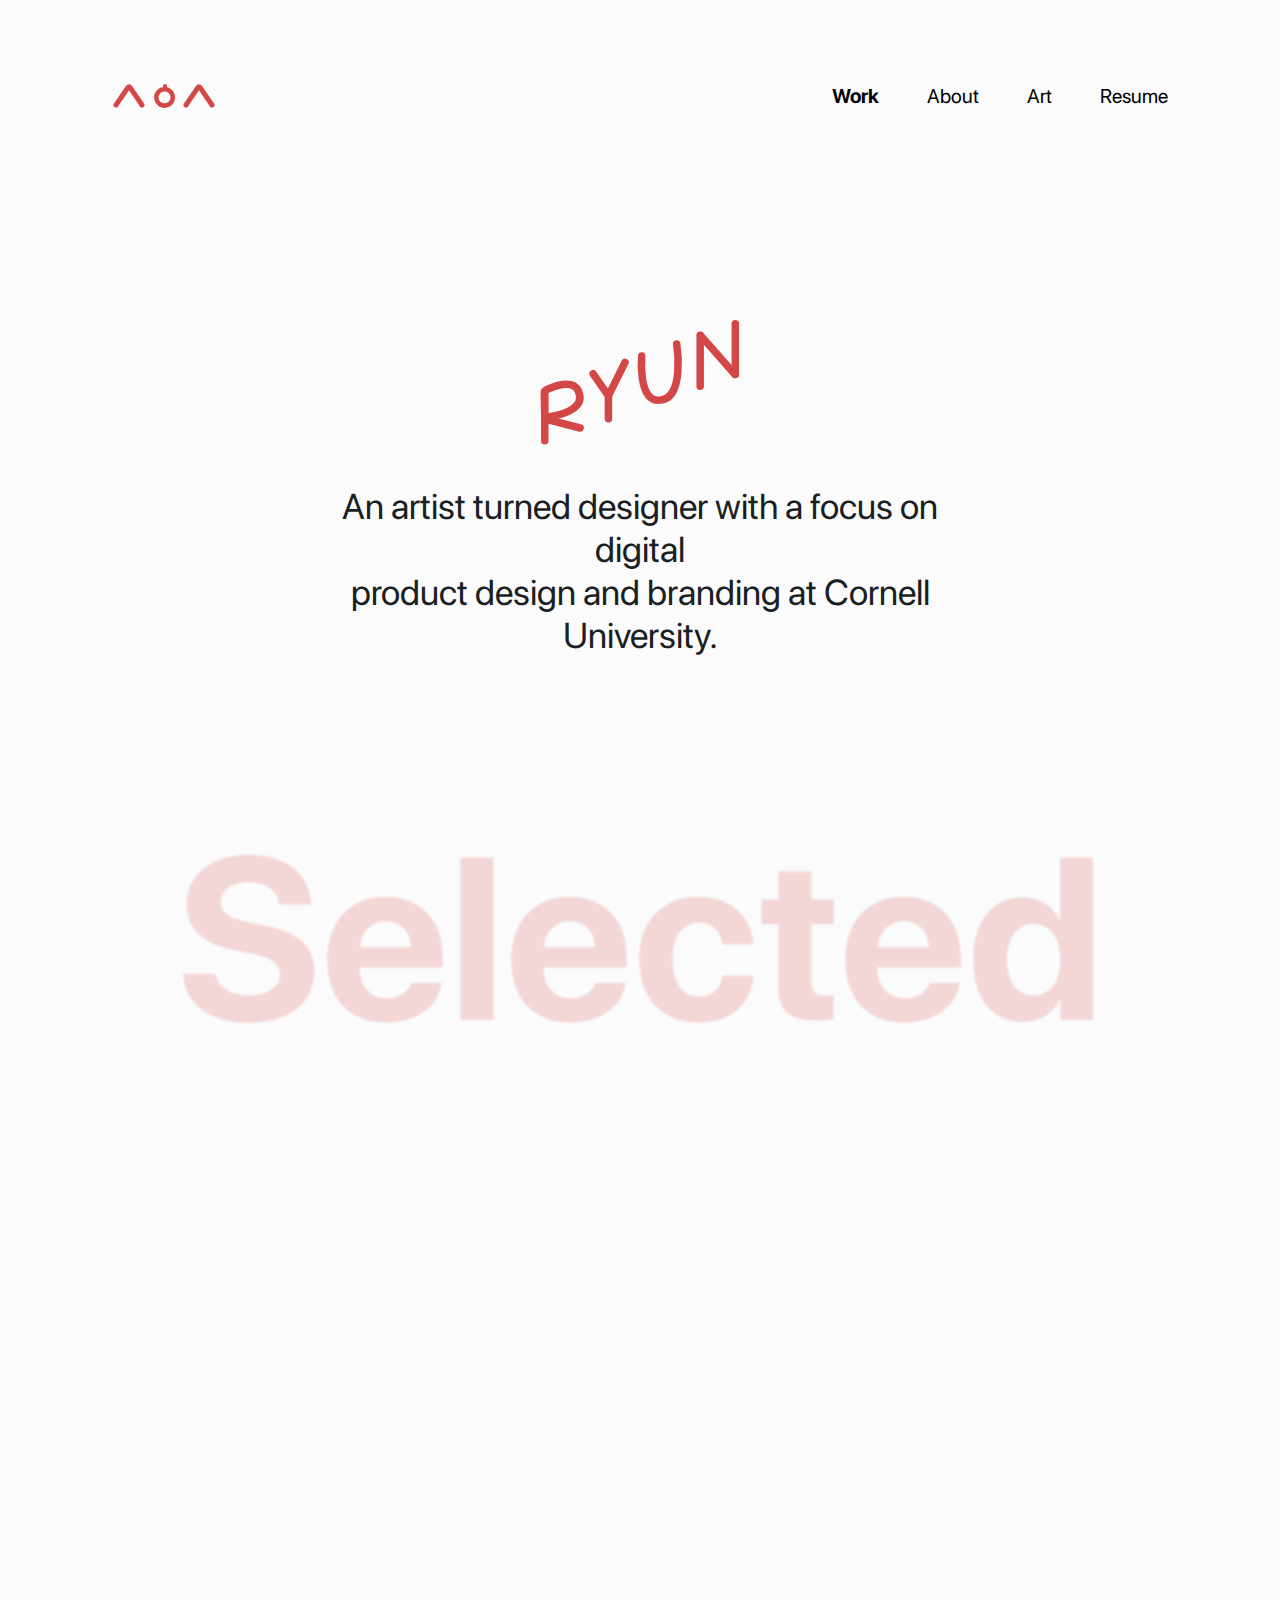
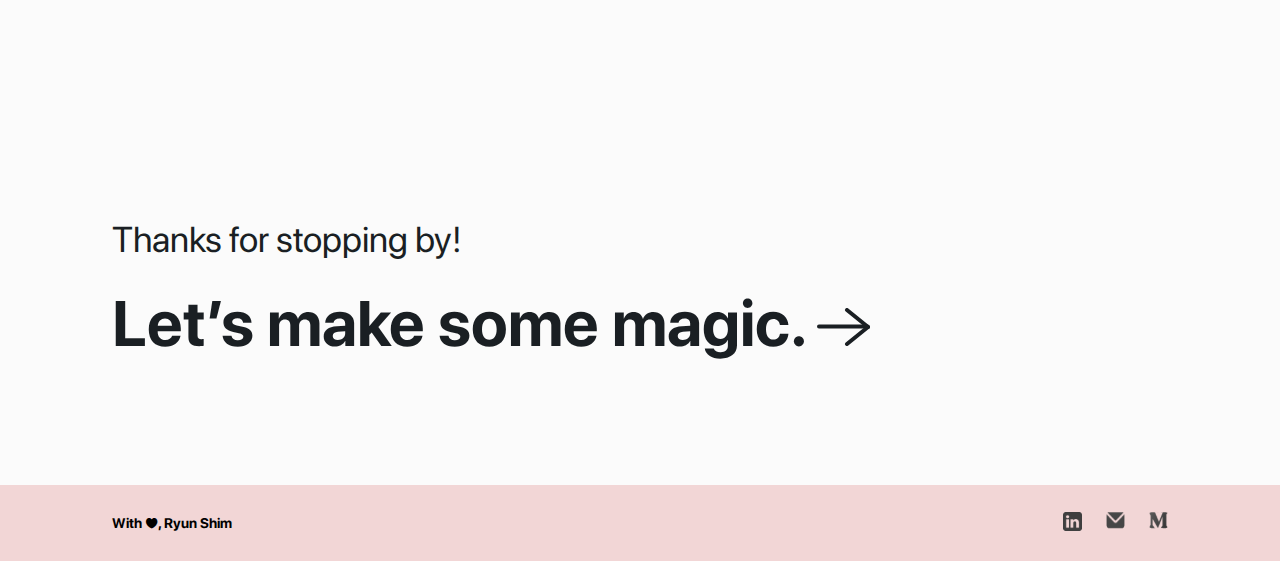
<file: index.html>
<?php Header("Cache-Control: max-age=3000, must-revalidate"); ?>

<!DOCTYPE html>
<html>

<head>
  <meta http-equiv="Content-Type" content="text/html; charset=UTF-8" />
  <meta name="viewport" content="width=device-width, initial-scale=1, minimum-scale=1" />
  <title>Ryun Shim's Website</title>
  <link rel="icon" type="image/x-icon" href="./assets/fav.png">
  <link rel="stylesheet" href="css/work.css" />
  <link rel="stylesheet" href="https://unpkg.com/aos@next/dist/aos.css" />

</head>

<body>
  <div class="main">
    <div id="header">
    </div>
    <div class="body">
      <div class="work-header">
        <img src="assets/ryun-text.svg">
        <div class="work-desc">
          An <span id="highlight" class="red-highlight">artist turned designer</span> with a focus on digital <br />
          product design and
          branding at Cornell University.
        </div>
      </div>
      <div class="main-disp">
        <div class="header-holder">
          <h1 class="big-selected">Selected</h1>
        </div>
        <div class="selected-holder"><br></div>
        <!---
        <div class="card" data-aos="fade-up" data-aos-duration="500" data-aos-easing="ease-out" data-aos-once="true">
          <img src="./assets/hecarion.png" />
          <div class="card-placeholder"></div>
          <div class="card-right">
            <div class="card-desc">
              <div class="card-title">
                HECARION
              </div>
              <div class="card-tags">
                <span> User Research </span>
                <span> Prototyping </span>
                <span> Product Thinking </span>
              </div>
              <div class="card-desc">
                A mobile guide that focuses on unreported incidents for Asian Americans students living off-campus.
              </div>
              <div class="card-link">
                <a href="/hecarion">
                  View case study
                  <img src="./assets/arrow_right.svg" class="card-arrow">
                </a>
              </div>
            </div>
          </div>
        </div>
        --->
        <div class="card" data-aos="fade-up" data-aos-duration="500" data-aos-easing="ease-out" data-aos-once="true">
          <img src="./assets/tavus.png" />
          <div class="card-placeholder"></div>
          <div class="card-right">
            <div class="card-desc">
              <div class="card-title">
                TAVUS
              </div>
              <div class="card-tags">
                <span> User Research </span>
                <span> Prototyping </span>
                <span> Product Thinking </span>
              </div>
              <div class="card-desc">
                Rebranding Tavus to better reflect their values in a metaverse theme and emphasizing their values.
              </div>
                <div class="card-link">
                <a href="/tavus">
                  View case study
                  <img src="./assets/arrow_right.svg" class="card-arrow">
                </a>
              </div>
            </div>
          </div>
        </div>
        <div class="card" data-aos="fade-up" data-aos-duration="500" data-aos-easing="ease-out" data-aos-once="true">
          <img src="./assets/lab.png" />
          <div class="card-placeholder"></div>
          <div class="card-right">
            <div class="card-desc">
              <div class="card-title">
                ENHANCING USER EXPERIENCE
              </div>
              <div class="card-tags">
                <span> User Persona </span>
                <span> User Interface </span>
                <span> Interaction Design </span>
              </div>
              <div class="card-desc">
                Refreshing deprecated iconography to produce an intuitive user experience to improve consistency.
              </div>
              <div class="card-link">
                <a href="/lab">
                  View case study
                  <img src="./assets/arrow_right.svg" class="card-arrow">
                </a>
              </div>
            </div>
          </div>
        </div>
        <div class="card" data-aos="fade-up" data-aos-duration="500" data-aos-easing="ease-out" data-aos-once="true">
          <img src="./assets/kakao.png" />
          <div class="card-placeholder"></div>
          <div class="card-right">
            <div class="card-desc">
              <div class="card-title">
                CONVERSATIONS THAT BEGIN
              </div>
              <div class="card-tags">
                <span> User Research </span>
                <span> Prototyping </span>
                <span> Product Thinking </span>
              </div>
              <div class="card-desc">
                A feature that recalls past memories and encourages people to reconnect and develop deeper
                relationships.
              </div>
              <div class="card-link">
                <a href="https://bootcamp.uxdesign.cc/designing-for-experiences-that-last-and-conversations-that-begin-kakaotalk-case-study-bab3aadd8dd6"
                  target="_blank">
                  <span>View case study on Medium</span>
                  <img src="./assets/arrow_right.svg" class="card-arrow">
                </a>
              </div>
            </div>
          </div>
        </div>
        <div class="card" data-aos="fade-up" data-aos-duration="500" data-aos-easing="ease-out" data-aos-once="true">
          <img src="./assets/podcast.svg" />
          <div class="card-placeholder"></div>
          <div class="card-right">
            <div class="card-desc">
              <div class="card-title">
                SPARKING DIALOGUE
              </div>
              <div class="card-tags">
                <span> Branding </span>
                <span> Marketing </span>
                <span> Graphic Design </span>
              </div>
              <div class="card-desc">
                Developing brand identity for Cornell sponsored podcast designed to initiate community dialogue.
              </div>
              <div class="card-link">
                <a href="https://open.spotify.com/show/4JOoJ2njnJlqpUtpRu22Db?si=1Y6-rUXWQje7CVMQzIXmHg&dl_branch=1"
                  target="_blank">
                  View on Spotify
                  <img src="./assets/arrow_right.svg" class="card-arrow">
                </a>
              </div>
            </div>
          </div>
        </div>
        <div class="bottom-goto">
          <div class="thanks">Thanks for stopping by!</div>
          <div class="magic">
            <a href="mailto:rs2279@cornell.edu" target="_blank">
              <span>Let’s make some magic.</span>
              <img src="./assets/black_arrow_right.svg" />
            </a>
          </div>
        </div>
      </div>
    </div>
    <div id="footer">
    </div>
  </div>
  <script src="./scripts/aos.js"></script>
  <script src="./scripts/jquery.js"></script>
  <script src="./scripts/headers.js"></script>
  <script type="text/javascript">
    AOS.init();
    enableHeader("#work");
    setTimeout(() => {
      $("#highlight").addClass("transition-highlight");
    }, 800);
  </script>
</body>

</html>
</file>
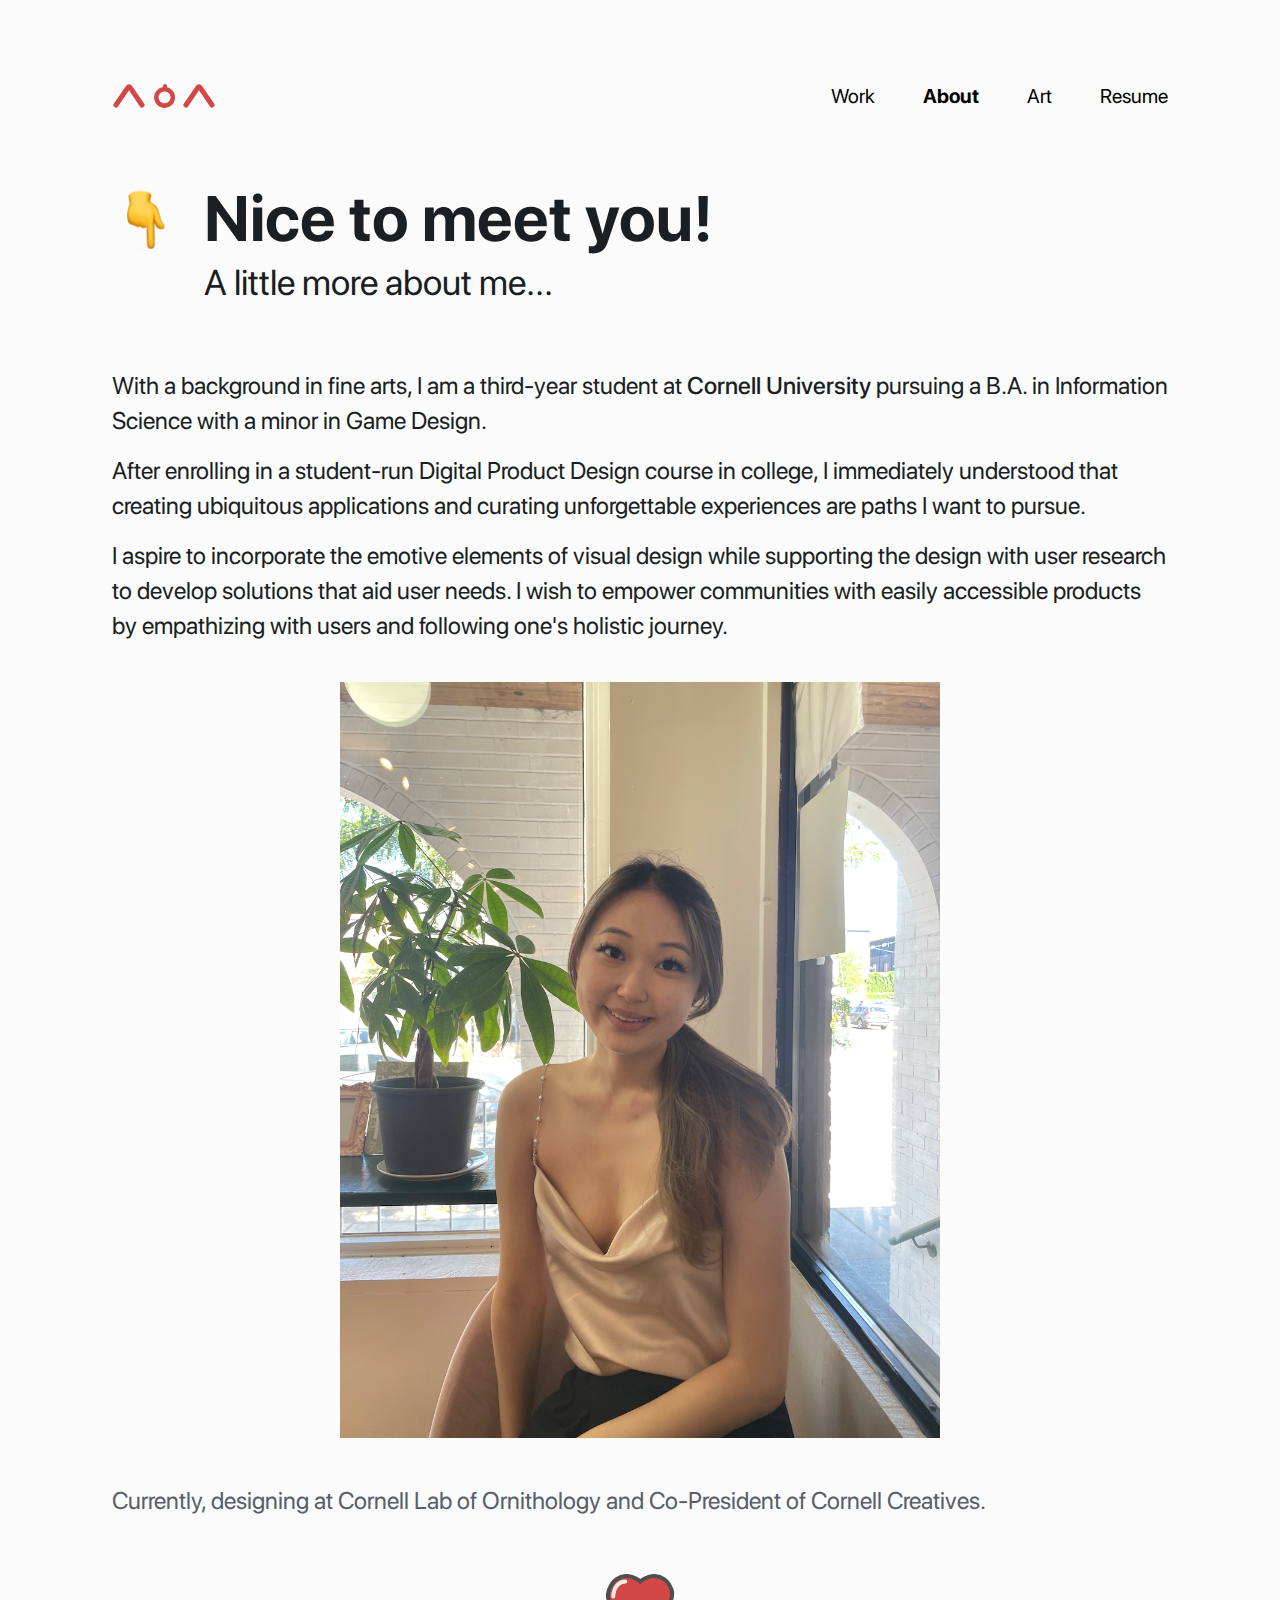
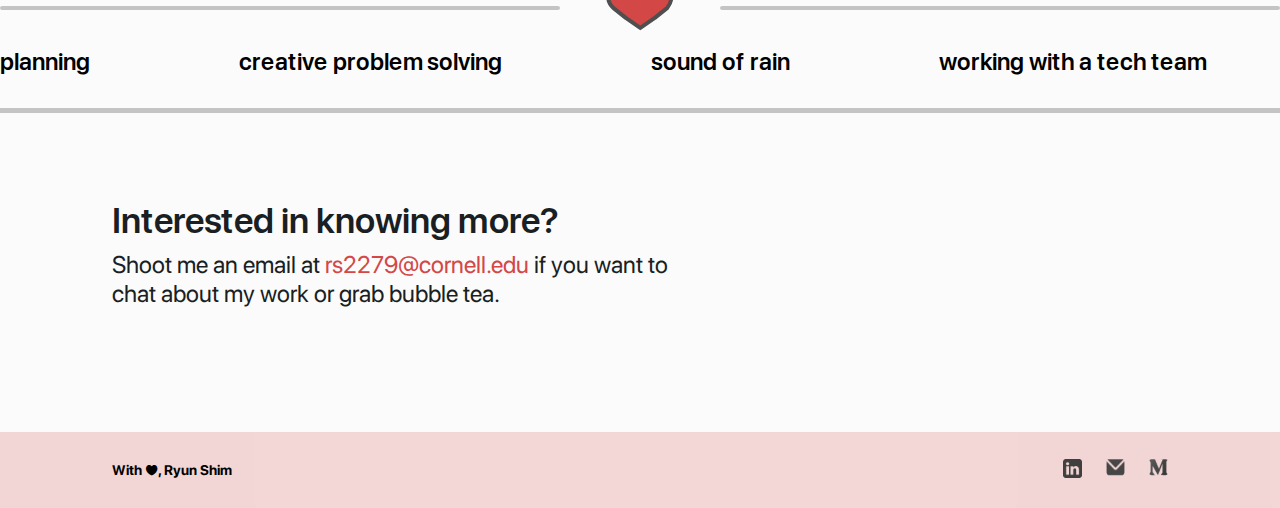
<file: about/index.html>
<!DOCTYPE html>
<html>

<head>
  <meta http-equiv="Content-Type" content="text/html; charset=UTF-8" />
  <meta name="viewport" content="width=device-width, initial-scale=1, minimum-scale=1" />
  <title>Ryun Shim's Website</title>
  <link rel="icon" type="image/x-icon" href="/assets/fav.png">
  <link rel="stylesheet" href="/css/styles.css" />
</head>

<body>
  <div class="main">
    <div id="header">
    </div>
    <div class="body">
      <div class="header">
        <image src="/assets/point.svg" class="point" />
        <div class="right-header">
          <image src="/assets/point.svg" class="mobile-point" />
          <span class="nice-to-meet">Nice to meet you!</span>
          <span class="a-little-more">A little more about me...</span>
        </div>
      </div>
      <div class="main-desc">
        <div class="blurb">
          <div class="blurb-main">
            <div class="increased-line-height">
              With a background in fine arts, I am a third-year student at <span class="med-text">Cornell University</span> pursuing a B.A. in Information Science with a minor in Game Design.
            </div>
            <div class="increased-line-height">
              After enrolling in a student-run Digital Product Design course in college, I immediately understood that creating ubiquitous applications and curating unforgettable experiences are paths I want to pursue. 
            </div>
            <div class="increased-line-height">
              I aspire to incorporate the emotive elements of visual design while supporting the design with user research to develop solutions that aid user needs. I wish to empower communities with easily accessible products by empathizing with users and following one's holistic journey.

            </div>
          </div>
          <div class="mobile-imgdiv">
            <image src="/assets/ryunpicture.png" class="ryun" />
          </div>
          <div class="blurb-subtext">
            Currently, designing at Cornell Lab of Ornithology and Co-President of Cornell Creatives.
          </div>
        </div>
        <div class="imgdiv">
          <image src="/assets/ryun.svg" class="ryun" />
        </div>
      </div>
    </div>
    <div class="heart-div">
      <div class="heart-top-border">
        <div class="expanding-gray">
        </div>
        <div class="heart-section">
          <img src="/assets/heart.svg" />
        </div>
        <div class="expanding-gray">
        </div>
      </div>
      <div class="heart-words">
        <div class="heart-scroller marquee">
          <span>planning</span>
          <span>creative problem solving</span>
          <span>sound of rain</span>
          <span>working with a tech team</span>
          <span>rnb</span>
          <span>bubble tea</span>
          <span>dogs</span>
          <span>prototyping</span>
          <span>women in tech</span>
          <span>art museums</span>
          <span>sunsets</span>
          <span>arcades</span>
          <span>color schemes</span>
          <span>cafe hopping</span>
          <span>skincare</span>
          <span>8px grid</span>
        </div>
      </div>
    </div>
    <div class="body">
      <div class="more">
        Interested in knowing more?
      </div>
      <div>
        Shoot me an email at <a href="mailto:rs2279@cornell.edu" class="ryun-red">rs2279@cornell.edu</a> if you want to
        <br class="hidemobile" />
        chat about my work or
        grab bubble tea.
      </div>
    </div>
    <div class="dummy-space"></div>
    <div id="footer">
    </div>
  </div>
  <script src="/scripts/jquery.js"></script>
  <script src="/scripts/jquery-marquee.js"></script>
  <script src="/scripts/headers.js"></script>
  <script type="text/javascript">
    $('.marquee').marquee({
      duplicated: true,
      gap: 0,
      delayBeforeStart: 0,
      speed: screen.width >= 556 ? 100 : 50,
      direction: "right",
      startVisible: true,
    });
    enableHeader("#about");
  </script>
</body>

</html>
</file>
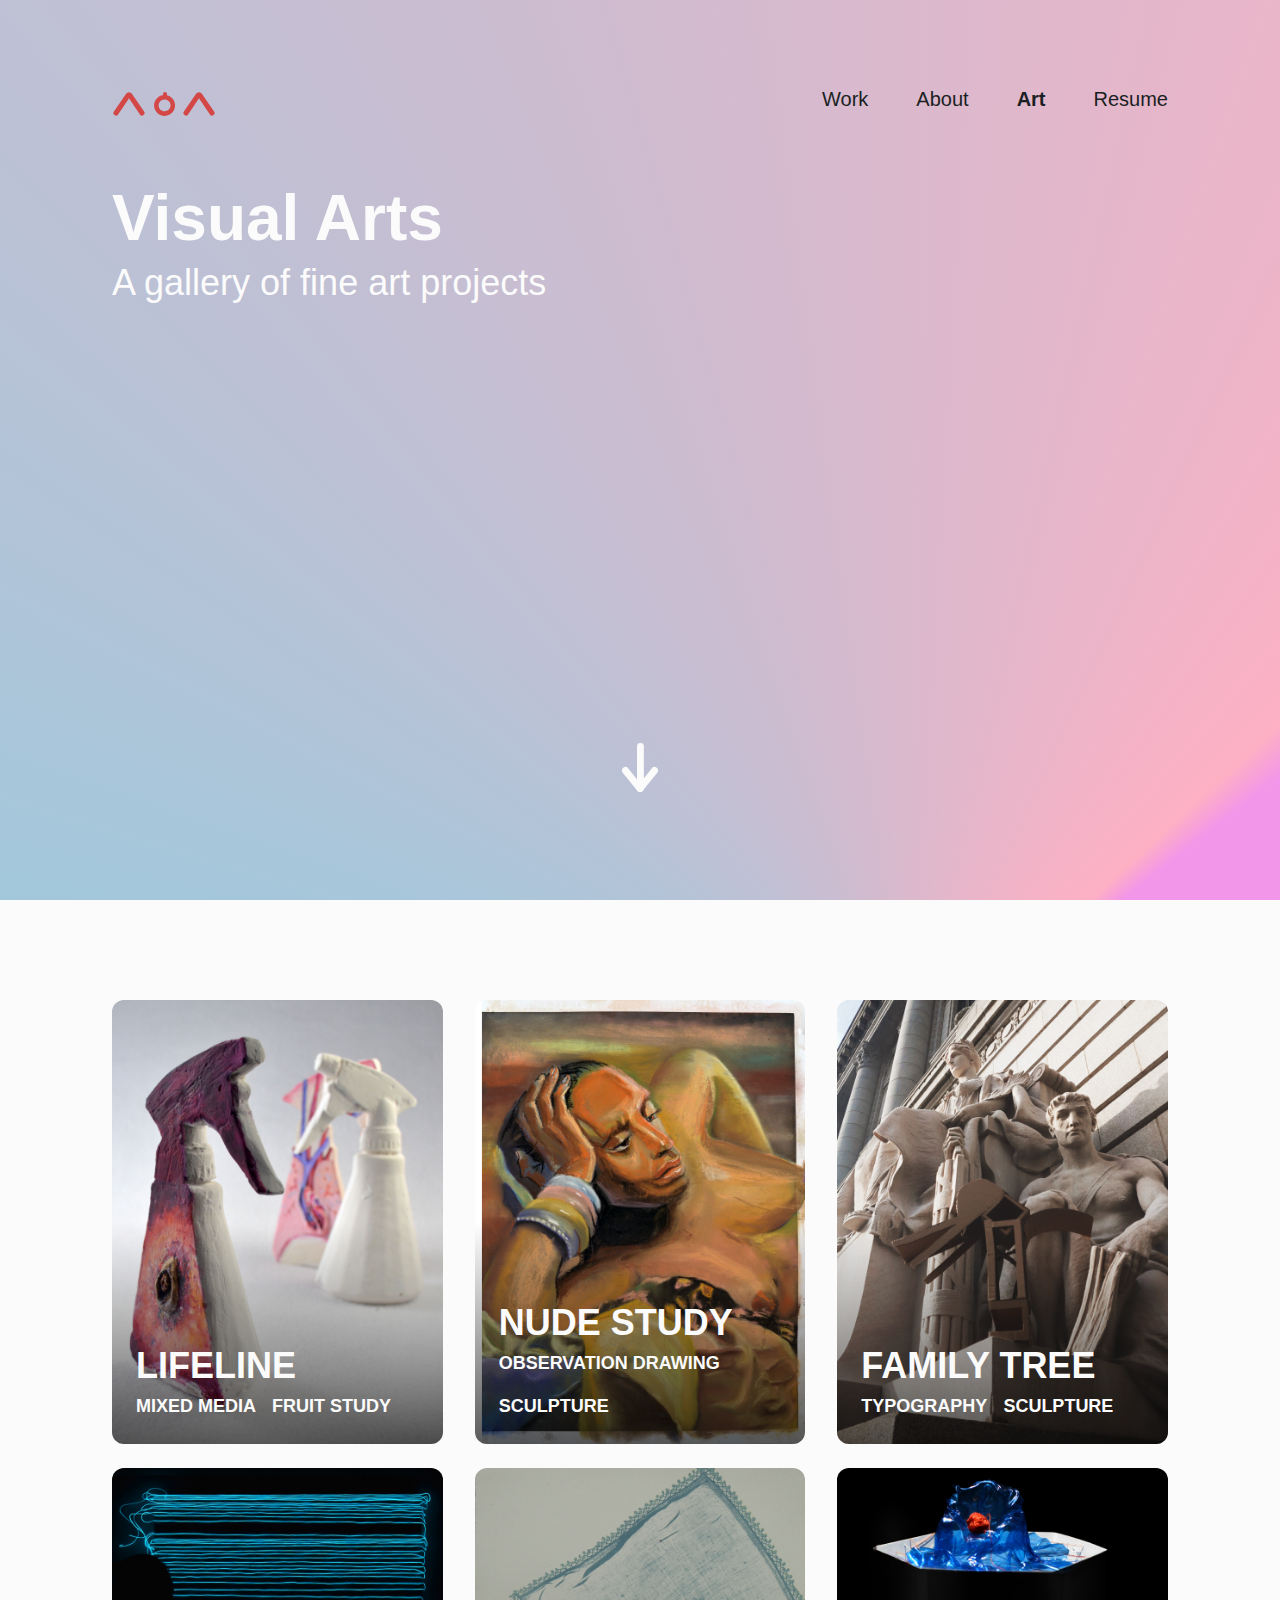
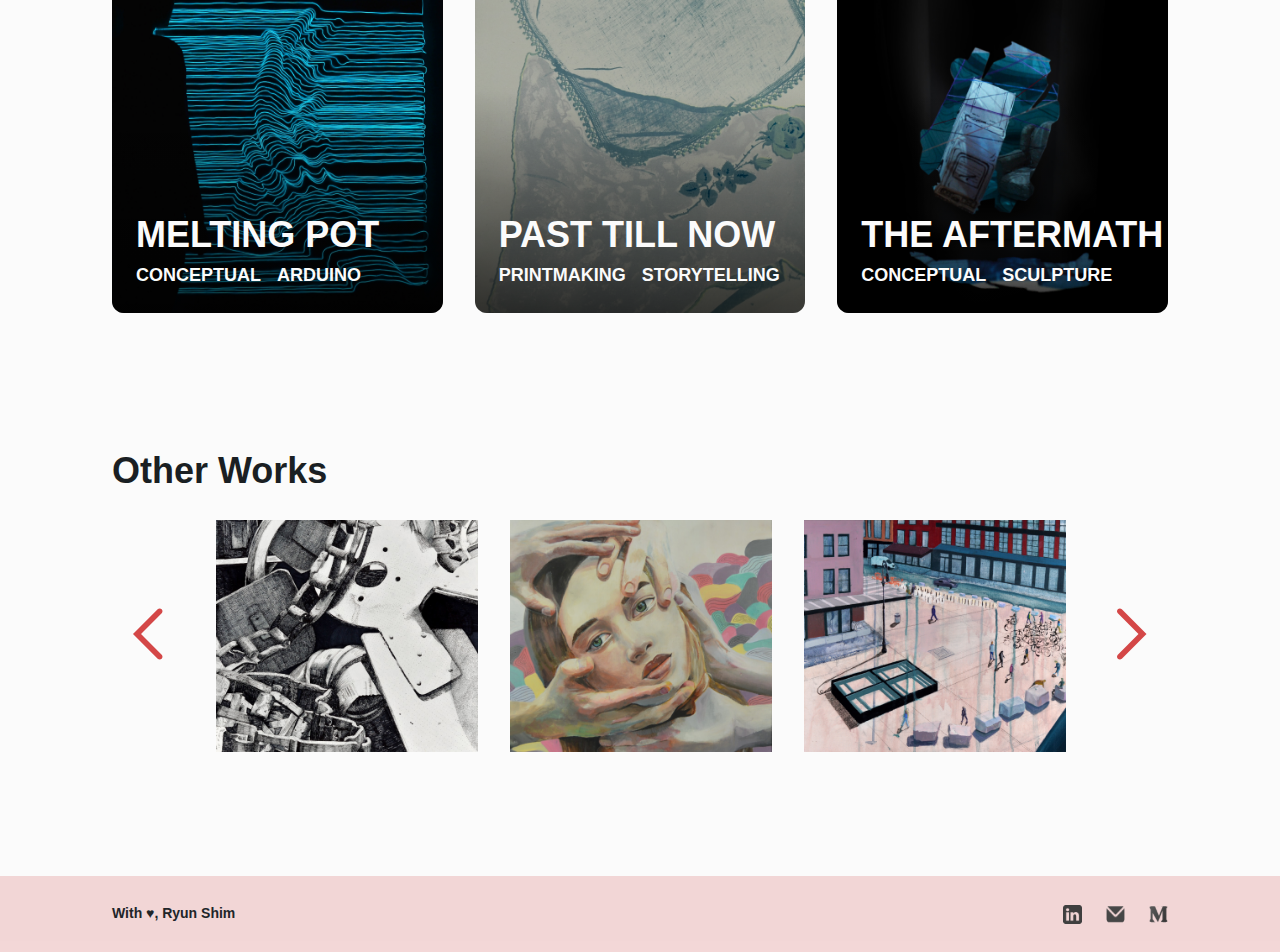
<file: art/index.html>
<!DOCTYPE html>
<html>

<head>
    <meta http-equiv="Content-Type" content="text/html; charset=UTF-8" />
    <meta name="viewport" content="width=device-width, initial-scale=1, minimum-scale=1" />
    <title>Ryun Shim's Website</title>
    <link rel="icon" type="image/x-icon" href="/assets/fav.png">
    <link rel="stylesheet" href="/css/art.css" />
    <script src="https://code.jquery.com/jquery-3.2.1.slim.min.js"
        integrity="sha384-KJ3o2DKtIkvYIK3UENzmM7KCkRr/rE9/Qpg6aAZGJwFDMVNA/GpGFF93hXpG5KkN"
        crossorigin="anonymous"></script>
    <script src="https://cdnjs.cloudflare.com/ajax/libs/popper.js/1.12.9/umd/popper.min.js"
        integrity="sha384-ApNbgh9B+Y1QKtv3Rn7W3mgPxhU9K/ScQsAP7hUibX39j7fakFPskvXusvfa0b4Q"
        crossorigin="anonymous"></script>
    <link rel="stylesheet" href="https://maxcdn.bootstrapcdn.com/bootstrap/4.0.0/css/bootstrap.min.css"
        integrity="sha384-Gn5384xqQ1aoWXA+058RXPxPg6fy4IWvTNh0E263XmFcJlSAwiGgFAW/dAiS6JXm" crossorigin="anonymous">
    <script src="https://maxcdn.bootstrapcdn.com/bootstrap/4.0.0/js/bootstrap.min.js"
        integrity="sha384-JZR6Spejh4U02d8jOt6vLEHfe/JQGiRRSQQxSfFWpi1MquVdAyjUar5+76PVCmYl"
        crossorigin="anonymous"></script>
</head>

<body>
    <div class="main">
        <div class="art-top">
            <div class="body">
                <div class="mynav art-nav">
                    <div class="navtabs-div">
                        <div>
                            <a href="/">
                                <img src="../assets/logo.svg">
                            </a>
                        </div>
                        <div class="navtabs art-navtabs">
                            <a href="/" class="inactive-link" id="work">Work</a>
                            <a href="/about" class="inactive-link" id="about">About</a>
                            <a href="/art" class="active-link" id="art">Art</a>
                            <a href="/assets/resume.pdf" target="_blank" class="inactive-link">Resume</a>
                        </div>
                    </div>
                </div>
                <div class="header art-header">
                    <div class="right-header">
                        <span class="nice-to-meet">Visual Arts</span>
                        <span class="a-little-more">A gallery of fine art projects</span>
                    </div>
                </div>
            </div>
            <image src="/assets/art/down_arrow.svg" class="downarrow" />
        </div>
        <div class="art-bottom">
            <div class="body">
                <div class="selectedart">
                    <div class="artrow m24">
                        <div class="artshowcase">
                            <div class="artoverlay">
                                <div class="overlaytext">
                                    <div class="overlaytitle">
                                        Lifeline
                                    </div>
                                    <div class="overlaytag">
                                        <span>mixed media</span>
                                        <span>fruit study</span>
                                    </div>
                                </div>
                            </div>
                            <image src="/assets/art/lifeline.png" />
                        </div>
                        <div class="artshowcase">
                            <div class="artoverlay">
                                <div class="overlaytext">
                                    <div class="overlaytitle">
                                        Nude Study
                                    </div>
                                    <div class="overlaytag">
                                        <span>observation drawing</span>
                                        <span>sculpture</span>
                                    </div>
                                </div>
                            </div>
                            <image src="/assets/art/nude.png" />
                        </div>
                        <div class="artshowcase">
                            <div class="artoverlay">
                                <div class="overlaytext">
                                    <div class="overlaytitle">
                                        Family Tree
                                    </div>
                                    <div class="overlaytag">
                                        <span>typography</span>
                                        <span>sculpture</span>
                                    </div>
                                </div>
                            </div>
                            <image src="/assets/art/familytree.png" />
                        </div>
                    </div>
                    <div class="artrow">
                        <div class="artshowcase">
                            <div class="artoverlay">
                                <div class="overlaytext">
                                    <div class="overlaytitle">
                                        Melting Pot
                                    </div>
                                    <div class="overlaytag">
                                        <span>conceptual</span>
                                        <span>arduino</span>
                                    </div>
                                </div>
                            </div>
                            <image src="/assets/art/melting.png" />
                        </div>
                        <div class="artshowcase">
                            <div class="artoverlay">
                                <div class="overlaytext">
                                    <div class="overlaytitle">
                                        Past Till Now
                                    </div>
                                    <div class="overlaytag">
                                        <span>printmaking</span>
                                        <span>storytelling</span>
                                    </div>
                                </div>
                            </div>
                            <image src="/assets/art/past.png" />
                        </div>
                        <div class="artshowcase">
                            <div class="artoverlay">
                                <div class="overlaytext">
                                    <div class="overlaytitle">
                                        The Aftermath
                                    </div>
                                    <div class="overlaytag">
                                        <span>conceptual</span>
                                        <span>sculpture</span>
                                    </div>
                                </div>
                            </div>
                            <image src="/assets/art/aftermath.png" />
                        </div>
                    </div>
                </div>
                <h1 class="otherworks">Other Works</h1>
                <div class="carousel-wrapper2">
                    <div class="carousel2">
                        <image src="/assets/art/Mask Group-3.png" class="slide" data-target="#myModal" num="0" />
                        <image src="/assets/art/Mask Group-4.png" class="slide" data-target="#myModal" num="1" />
                        <image src="/assets/art/Mask Group-5.png" class="slide" data-target="#myModal" num="2" />
                        <image src="/assets/art/Mask Group-1.png" class="slide" data-target="#myModal" num="3" />
                        <image src="/assets/art/Mask Group-7.png" class="slide" data-target="#myModal" num="4" />
                        <image src="/assets/art/Mask Group-6.png" class="slide" data-target="#myModal" num="5" />
                        <image src="/assets/art/Mask Group-2.png" class="slide" data-target="#myModal" num="6" />
                        <image src="/assets/art/Mask Group-0.png" class="slide" data-target="#myModal" num="7" />
                    </div>
                    <!-- <div class="carousel2">
                        <image src="/assets/art/Mask Group-3.png" class="slide" data-toggle="modal"
                            data-target="#myModal" num="0" />
                        <image src="/assets/art/Mask Group-4.png" class="slide" data-toggle="modal"
                            data-target="#myModal" num="1" />
                        <image src="/assets/art/Mask Group-5.png" class="slide" data-toggle="modal"
                            data-target="#myModal" num="2" />
                        <image src="/assets/art/Mask Group-1.png" class="slide" data-toggle="modal"
                            data-target="#myModal" num="3" />
                        <image src="/assets/art/Mask Group-7.png" class="slide" data-toggle="modal"
                            data-target="#myModal" num="4" />
                        <image src="/assets/art/Mask Group-6.png" class="slide" data-toggle="modal"
                            data-target="#myModal" num="5" />
                        <image src="/assets/art/Mask Group-2.png" class="slide" data-toggle="modal"
                            data-target="#myModal" num="6" />
                        <image src="/assets/art/Mask Group-0.png" class="slide" data-toggle="modal"
                            data-target="#myModal" num="7" />
                    </div> -->
                </div>
            </div>
            <div class="modal fade" id="myModal" tabindex="-1" role="dialog" aria-labelledby="myModalLabel">
                <div class="modal-dialog" role="document">
                    <div class="modal-content">
                        <a class="carousel-control-prev" href="#ideation-carousel" role="button" data-slide="prev">
                            <span class="carousel-control-prev-icon carousel-prev-icon" aria-hidden="true"></span>
                        </a>
                        <div class="carousel-wrapper">
                            <div id="ideation-carousel" class="carousel slide lazy-load" data-ride="carousel">
                                <div class="carousel-inner">
                                    <div class="carousel-item active">
                                        <img class="d-block w-100" src="/assets/hecarion/carousel/Hci-01 2.jpg"
                                            alt="First slide">
                                    </div>
                                    <div class="carousel-item">
                                        <img class="d-block w-100" src="/assets/hecarion/carousel/Hci-02 2.jpg"
                                            alt="First slide">
                                    </div>
                                    <div class="carousel-item">
                                        <img class="d-block w-100" src="/assets/hecarion/carousel/Hci-03 2.jpg"
                                            alt="First slide">
                                    </div>
                                </div>
                            </div>
                        </div>

                        <a class="carousel-control-next" href="#ideation-carousel" role="button" data-slide="next">
                            <span class="carousel-control-next-icon carousel-next-icon" aria-hidden="true"></span>
                        </a>
                    </div>
                </div>
            </div>
            <div class="dummy-space"></div>
            <div id="footer">
                <div class="bottombar">
                    <span>With ♥, Ryun Shim</span>
                    <div class="icons">
                        <a href="https://www.linkedin.com/in/ryunshim" target="_blank"><img
                                src="/assets/linkedin_icon.svg" /></a>
                        <a href="mailto:rs2279@cornell.edu" target="_blank">
                            <img src="/assets/email_icon.svg" /></a>
                        <a href="https://ryunshim.medium.com/" target="_blank"><img src="/assets/medium_icon.svg" />
                        </a>
                    </div>
                </div>
            </div>
        </div>
    </div>
    <script src="/scripts/scroller.js"></script>
    <script src="/scripts/jquery.js"></script>
    <script src="/scripts/slick.min.js"></script>
    <script>
        $('.carousel2').slick({
            infinite: true,
            slidesToShow: 3,
            slidesToScroll: 3,
            autoplay: true,
            autoplaySpeed: 3000,
            nextArrow: "<img src='/assets/art/Right arrow.svg' class='carr narr'/>",
            prevArrow: "<img src='/assets/art/Left arrow.svg' class='carr parr'/>",
            pauseOnHover: true,
        });
    </script>
</body>

</html>
</file>
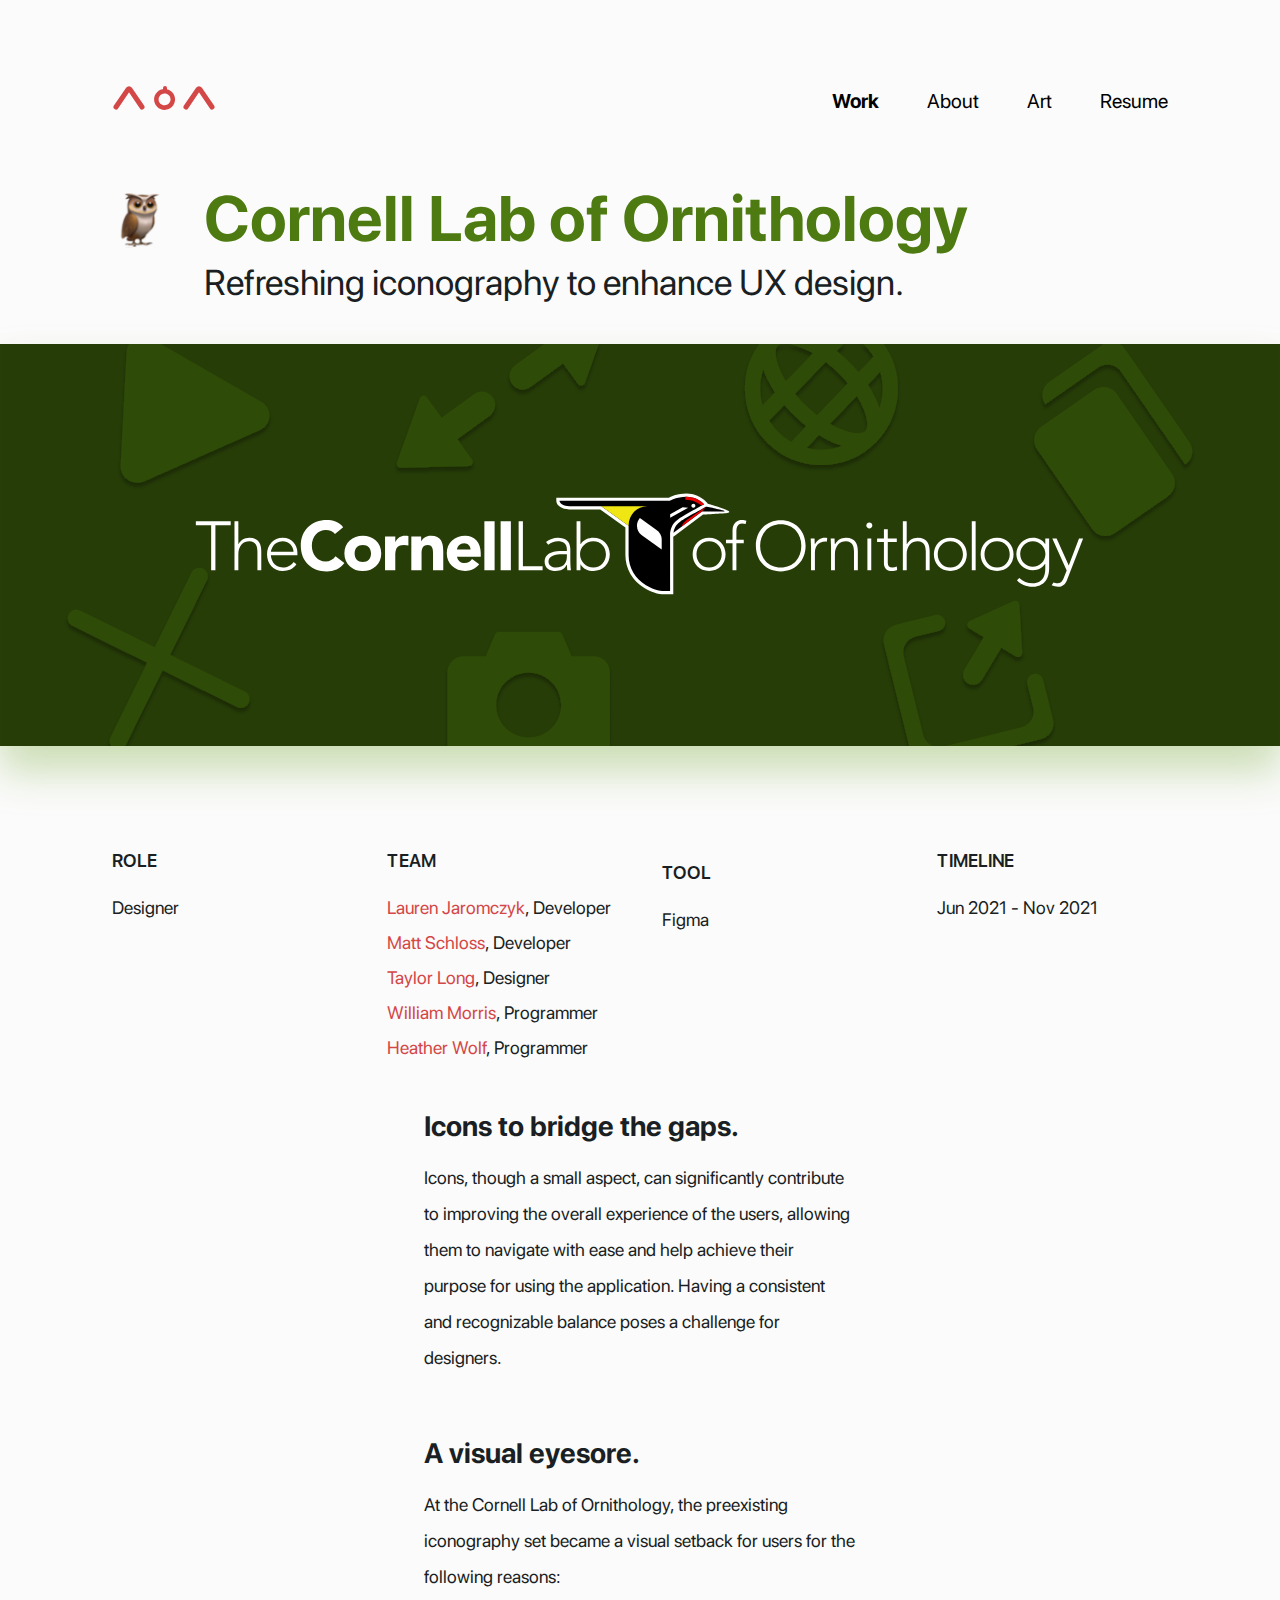
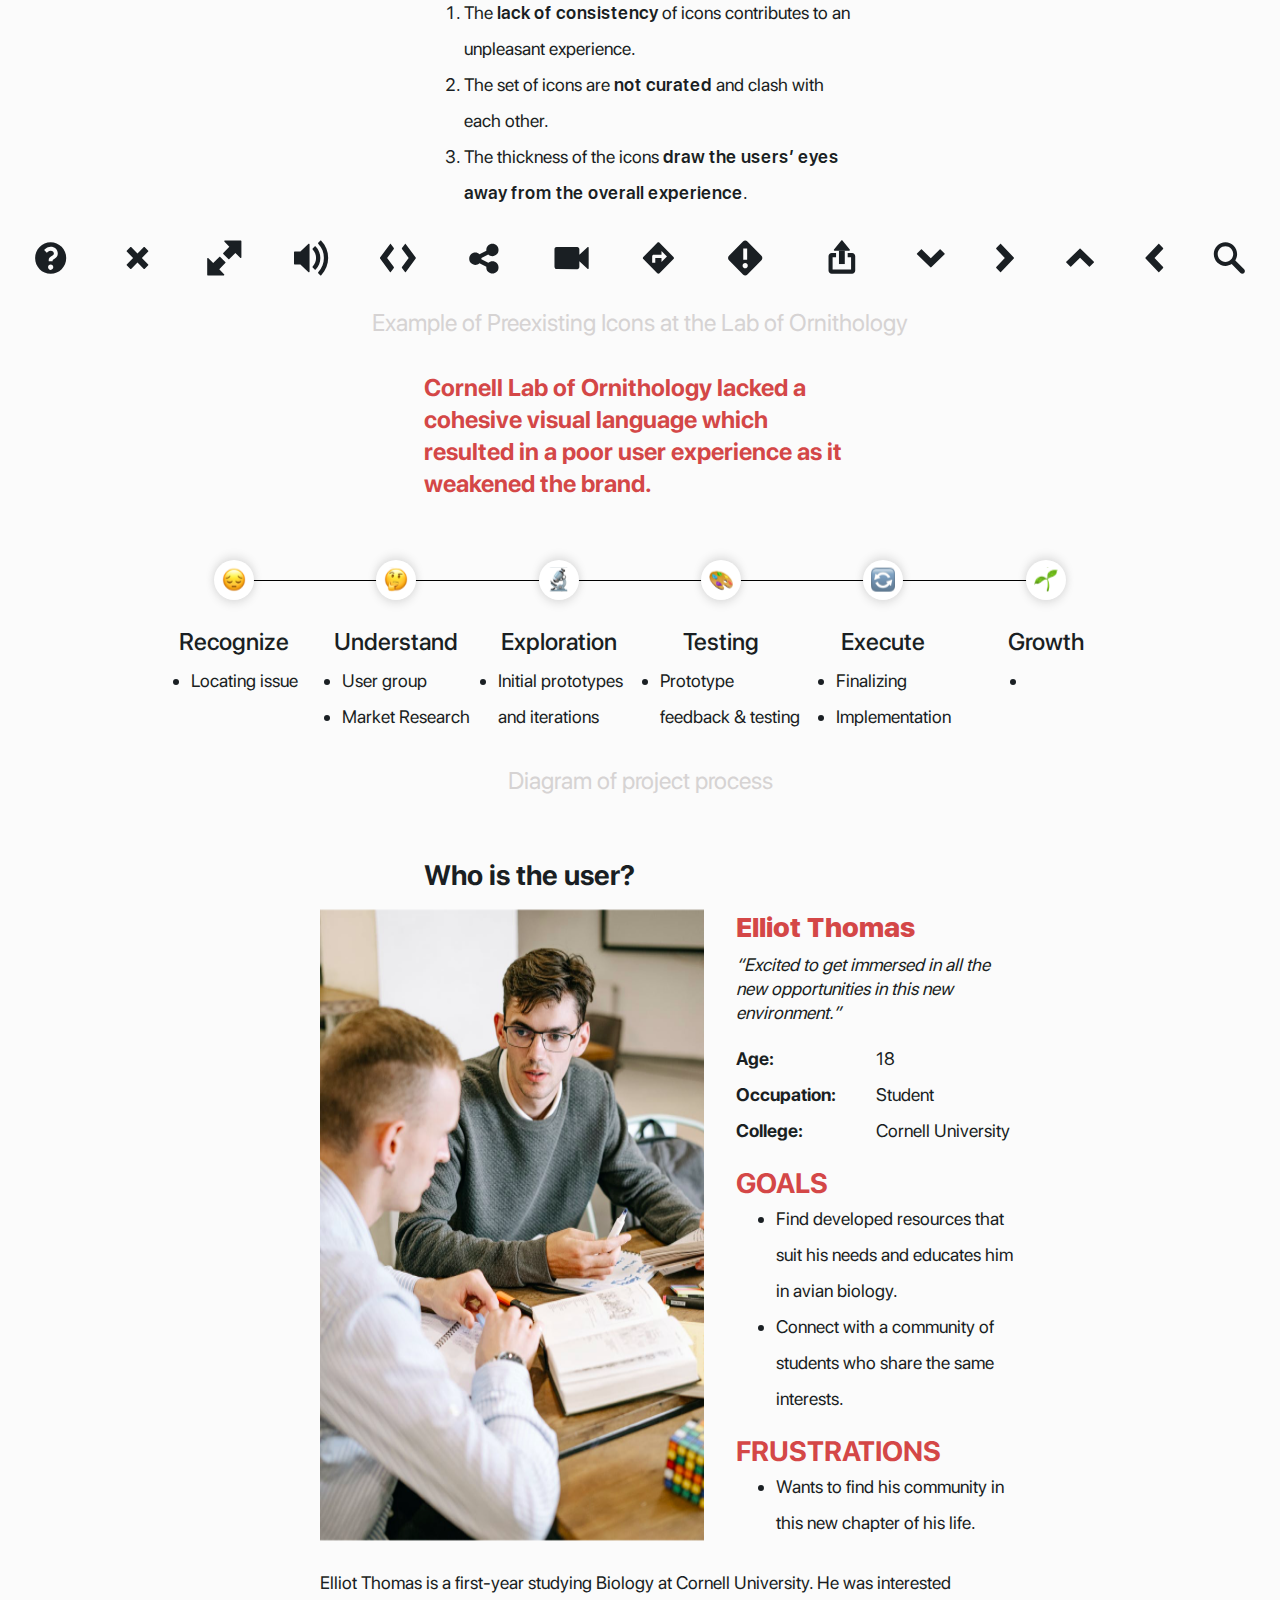
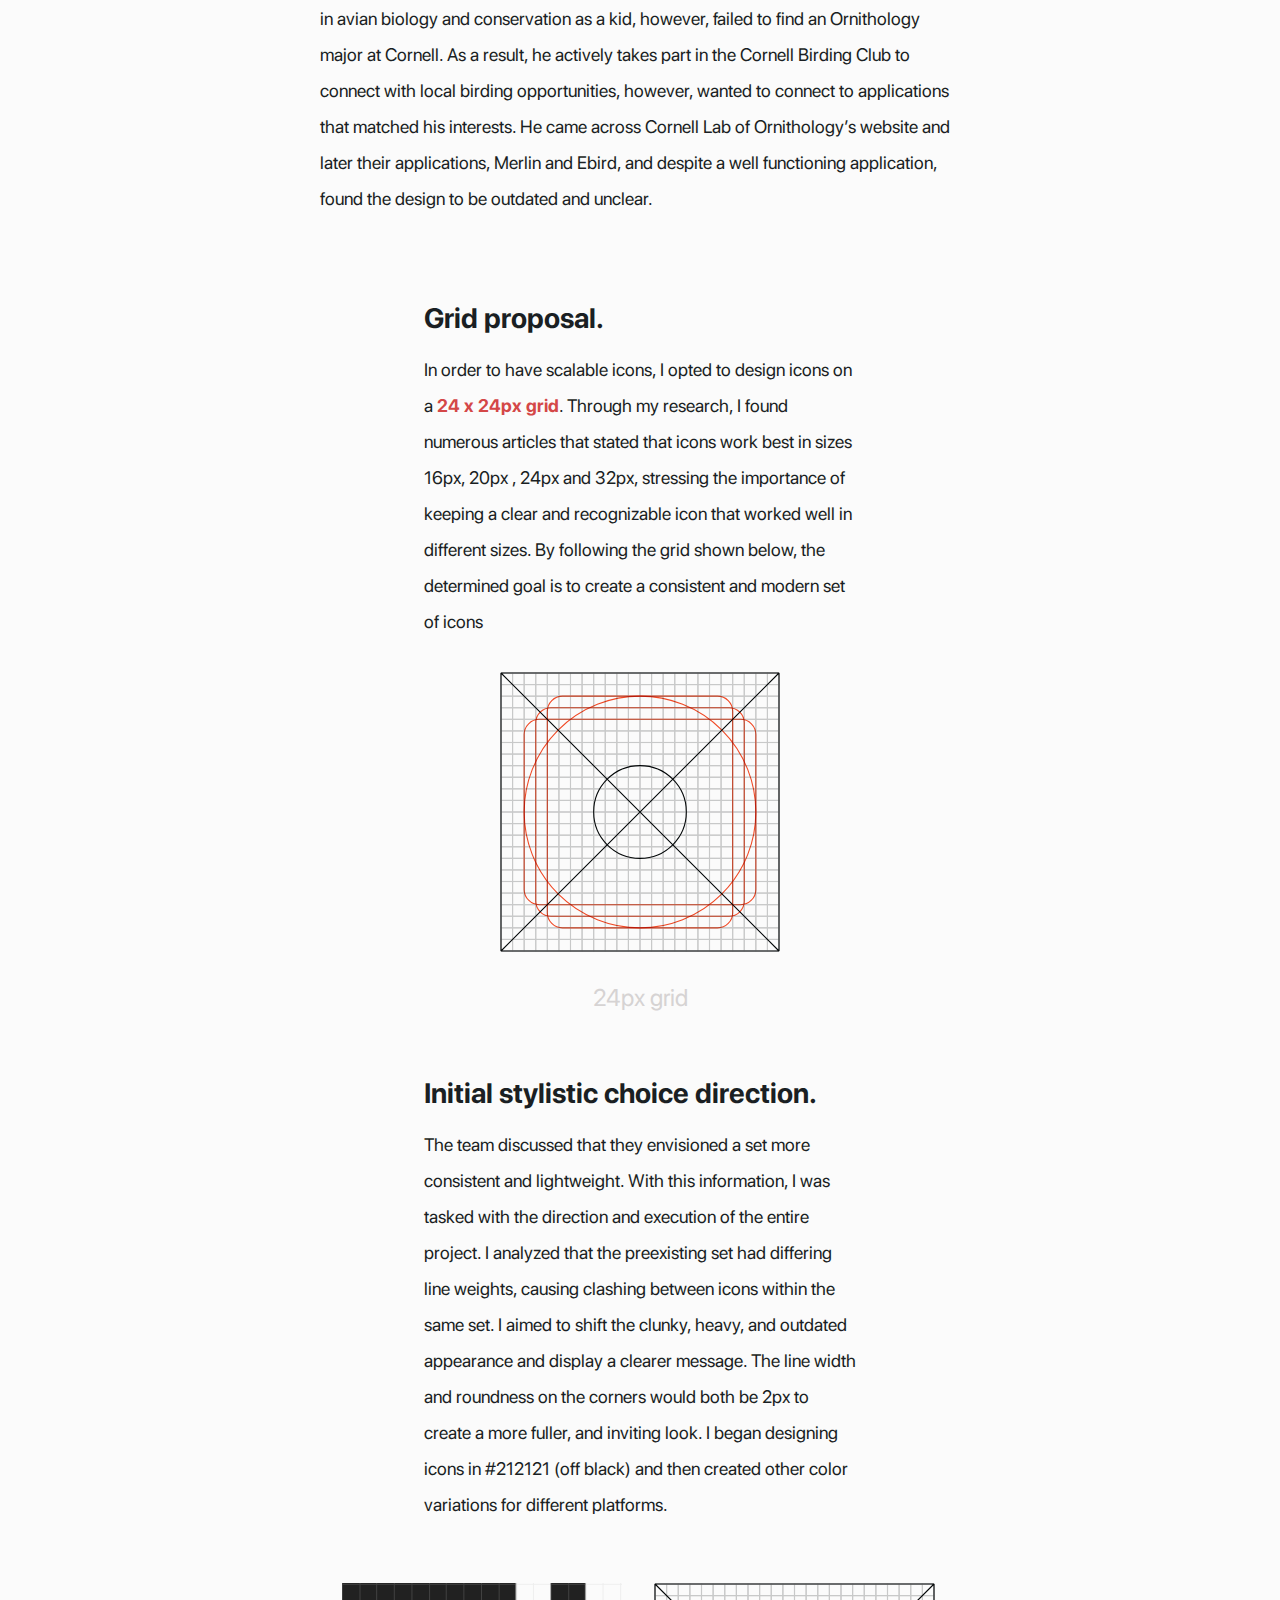
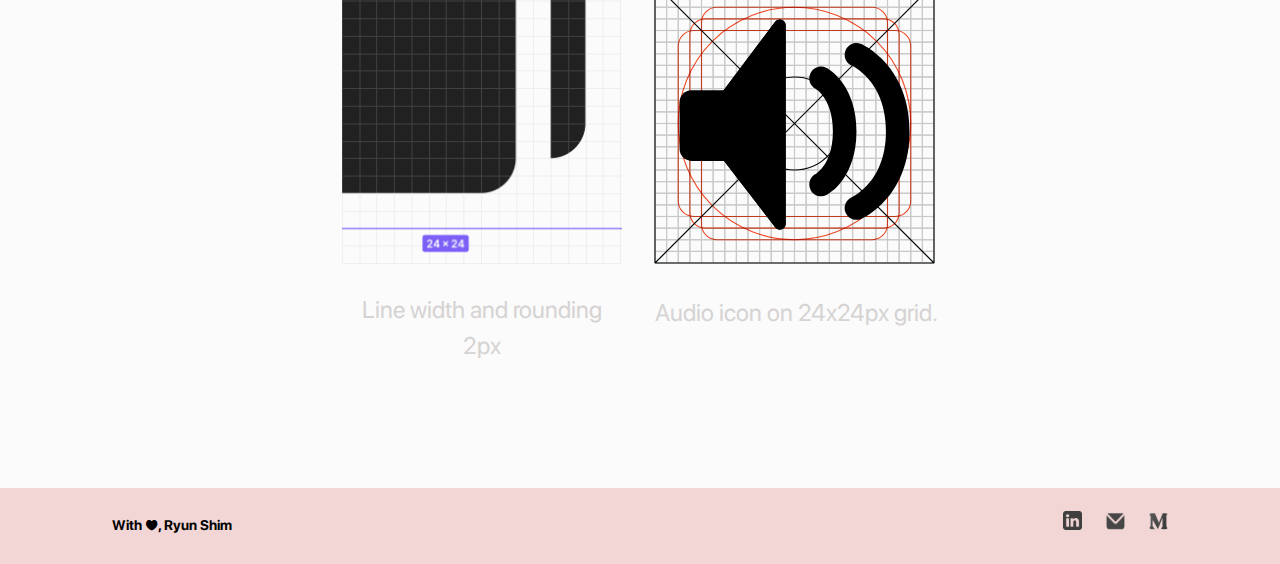
<file: lab/index.html>
<!DOCTYPE html>
<html>

<head>
  <meta http-equiv="Content-Type" content="text/html; charset=UTF-8" />
  <meta name="viewport" content="width=device-width, initial-scale=1, minimum-scale=1" />
  <title>Ryun Shim's Website</title>
  <link rel="icon" type="image/x-icon" href="/assets/fav.png">
  <link rel="stylesheet" href="/css/project.css" />
  <link rel="stylesheet" href="/css/lab.css" />
</head>

<body>
  <div class="main lab-main">
    <div id="header">
    </div>
    <div class="body">
      <div class="header">
        <image src="/assets/lab/owl.svg" class="point" />
        <div class="right-header">
          <image src="/assets/lab/owl.svg" class="mobile-point" />
          <span class="nice-to-meet lab-title">Cornell Lab of Ornithology</span>
          <span class="a-little-more">Refreshing iconography to enhance UX design.</span>
        </div>
      </div>
    </div>
    <div class="banner-div">

      <img src="/assets/lab/lab_banner.svg" class="lab-banner" />
    </div>
    <div class="body">
      <div class="project-details">
        <div>
          <div class="project-details-title">
            Role
          </div>
          <div>
            Designer
          </div>
        </div>
        <div>
          <div class="project-details-title">
            Team
          </div>
          <div>
            <div><span class="ryun-red">Lauren Jaromczyk</span>, Developer</div>
            <div><span class="ryun-red">Matt Schloss</span>, Developer</div>
            <div><span class="ryun-red">Taylor Long</span>, Designer</div>
            <div><span class="ryun-red">William Morris</span>, Programmer</div>
            <div><span class="ryun-red">Heather Wolf</span>, Programmer</div>
          </div>
        </div>
        <div>
          <div></div>
          <div class="project-details-title">
            Tool
          </div>
          <div>
            Figma
          </div>
        </div>
        <div>
          <div class="project-details-title">
            Timeline
          </div>
          <div>
            Jun 2021 - Nov 2021
          </div>
        </div>
      </div>
      <div class="project-body project-body-1">
        <div class="section">
          <h1 class="section-title">
            Icons to bridge the gaps.
          </h1>
          <div class="section-desc">
            Icons, though a small aspect, can significantly contribute to improving the overall
            experience of the
            users, allowing them to navigate with ease and help achieve their purpose for using the application. Having
            a consistent and recognizable balance poses a challenge for designers.
          </div>
        </div>
        <div class="section">
          <h1 class="section-title">
            A visual eyesore.
          </h1>
          <div class="section-desc">
            At the Cornell Lab of Ornithology, the preexisting iconography set became a visual setback for users for the
            following reasons:
            <ol>
              <li>
                The <span class=semibold>lack of consistency</span> of icons contributes to an unpleasant experience.
              </li>
              <li>
                The set of icons are <span class=semibold>not curated</span> and clash with each other.
              </li>
              <li>
                The thickness of the icons <span class=semibold>draw the users’ eyes away from the overall
                  experience</span>.
              </li>
            </ol>
          </div>
        </div>
      </div>
      <div class="icon-examples">
        <div class="caption-flex">
          <img src="/assets/lab/iconbar.svg">
          <div class="caption">
            Example of Preexisting Icons at the Lab of Ornithology
          </div>
        </div>
        <div class="problem-statement project-body bold-red">
          Cornell Lab of Ornithology lacked a cohesive visual language which resulted in a poor user experience as it
          weakened the brand.
        </div>
        <div class="caption-flex">
          <div class="planning-bar row-flex">
            <div class="plan-cell">
              <div class="plan-cell-icon">
                <img src="/assets/project/recognize.svg" />
              </div>
              <div class="plan-cell-text">
                <div class="plan-cell-title">
                  Recognize
                </div>
                <ul class="plan-cell-desc">
                  <li>Locating issue</li>
                </ul>
              </div>
            </div>
            <div class="plan-cell">
              <div class="plan-cell-icon">
                <img src="/assets/project/understand.svg" />
              </div>
              <div class="plan-cell-text">
                <div class="plan-cell-title">
                  Understand
                </div>
                <ul class="plan-cell-desc">
                  <li>User group</li>
                  <li>Market Research</li>
                </ul>
              </div>
            </div>
            <div class="plan-cell">
              <div class="plan-cell-icon">
                <img src="/assets/project/exploration.svg" />
              </div>
              <div class="plan-cell-text">
                <div class="plan-cell-title">
                  Exploration
                </div>
                <ul class="plan-cell-desc">
                  <li>Initial prototypes and iterations</li>
                </ul>
              </div>
            </div>
            <div class="plan-cell">
              <div class="plan-cell-icon">
                <img src="/assets/project/testing.svg" />
              </div>
              <div class="plan-cell-text">
                <div class="plan-cell-title">
                  Testing
                </div>
                <ul class="plan-cell-desc">
                  <li>Prototype feedback & testing</li>
                </ul>
              </div>
            </div>
            <div class="plan-cell">
              <div class="plan-cell-icon">
                <img src="/assets/project/execute.svg" />
              </div>
              <div class="plan-cell-text">
                <div class="plan-cell-title">
                  Execute
                </div>
                <ul class="plan-cell-desc">
                  <li>Finalizing</li>
                  <li>Implementation</li>
                </ul>
              </div>
            </div>
            <div class="plan-cell">
              <div class="plan-cell-icon">
                <img src="/assets/project/growth.svg" />
              </div>
              <div class="plan-cell-text">
                <div class="plan-cell-title">
                  Growth
                </div>
                <ul class="plan-cell-desc">
                  <li></li>
                </ul>
              </div>
            </div>
          </div>
          <div class="caption">
            Diagram of project process
          </div>
        </div>
      </div>
      <div>
        <div class="user-section-title section-title">
          Who is the user?
        </div>
        <div class="user-section">
          <div class="user-pane">
            <img src="/assets/lab/elliot.png" class="user-pic">
            <div class="user-info">
              <div class="person-pane">
                <div class="user-name user-title">
                  Elliot Thomas
                </div>
                <div class="user-quote">
                  “Excited to get immersed in all the new opportunities in this new environment.”
                </div>
                <div class="user-stats">
                  <div>
                    <span class="bold">Age:</span>
                    <span>18</span>
                  </div>
                  <div>
                    <span class="bold">Occupation:</span>
                    <span>Student</span>
                  </div>
                  <div>
                    <span class="bold">College:</span>
                    <span>Cornell University</span>
                  </div>
                </div>
              </div>
              <div class="pane-section">
                <div class="user-title upper">Goals</div>
                <ul>
                  <li>
                    Find developed resources that suit his needs and educates him in avian biology.
                  </li>
                  <li>
                    Connect with a community of students who share the same interests.
                  </li>
                </ul>
              </div>
              <div class="pane-section">
                <div class="user-title upper">Frustrations</div>
                <ul>
                  <li>
                    Wants to find his community in this new chapter of his life.
                  </li>
                </ul>
              </div>
            </div>
          </div>
          <div>
            Elliot Thomas is a first-year studying Biology at Cornell University. He was interested in avian biology and
            conservation as a kid, however, failed to find an Ornithology major at Cornell. As a result, he actively
            takes part in the Cornell Birding Club to connect with local birding opportunities, however, wanted to
            connect to applications that matched his interests.
            He came across Cornell Lab of Ornithology’s website and later their applications, Merlin and Ebird, and
            despite a well functioning application, found the design to be outdated and unclear.
          </div>
          <div></div>
        </div>
      </div>
      <div class="project-body">
        <div class="section">
          <h1 class="section-title">
            Grid proposal.
          </h1>
          <div class="section-desc">
            In order to have scalable icons, I opted to design icons on a <span class="bold ryun-red">24 x 24px
              grid</span>. Through my research, I found
            numerous articles that stated that icons work best in sizes 16px, 20px , 24px and 32px, stressing the
            importance of keeping a clear and recognizable icon that worked well in different sizes.
            By following the grid shown below, the determined goal is to create a consistent and modern set of icons
            <div class="grid-img caption-flex">
              <img src="/assets/lab/grid.svg">
              <div class="caption">
                24px grid
              </div>
            </div>
          </div>
        </div>
        <div class="section">
          <h1 class="section-title">
            Initial stylistic choice direction.
          </h1>
          <div class="section-desc">
            The team discussed that they envisioned a set more consistent and lightweight. With this information, I was
            tasked with the direction and execution of the entire project. I analyzed that the preexisting set had
            differing line weights, causing clashing between icons within the same set.
            I aimed to shift the clunky, heavy, and outdated appearance and display a clearer message. The line width
            and roundness on the corners would both be 2px to create a more fuller, and inviting look. I began designing
            icons in #212121 (off black) and then created other color variations for different platforms.
            <div class="double-img">
              <div class="caption-flex">
                <img src="/assets/lab/rounding.svg">
                <div class="caption">
                  Line width and rounding 2px
                </div>
              </div>
              <div class="caption-flex">
                <img src="/assets/lab/audio.svg">
                <div class="caption">
                  Audio icon on 24x24px grid.
                </div>
              </div>
            </div>
          </div>
        </div>
      </div>
    </div>
    <div class="dummy-space"></div>
    <div id="footer">
    </div>
  </div>
  <script src="/scripts/jquery.js"></script>
  <script src="/scripts/headers.js"></script>
  <script type="text/javascript">
    enableHeader("#work");
  </script>
</body>

</html>
</file>
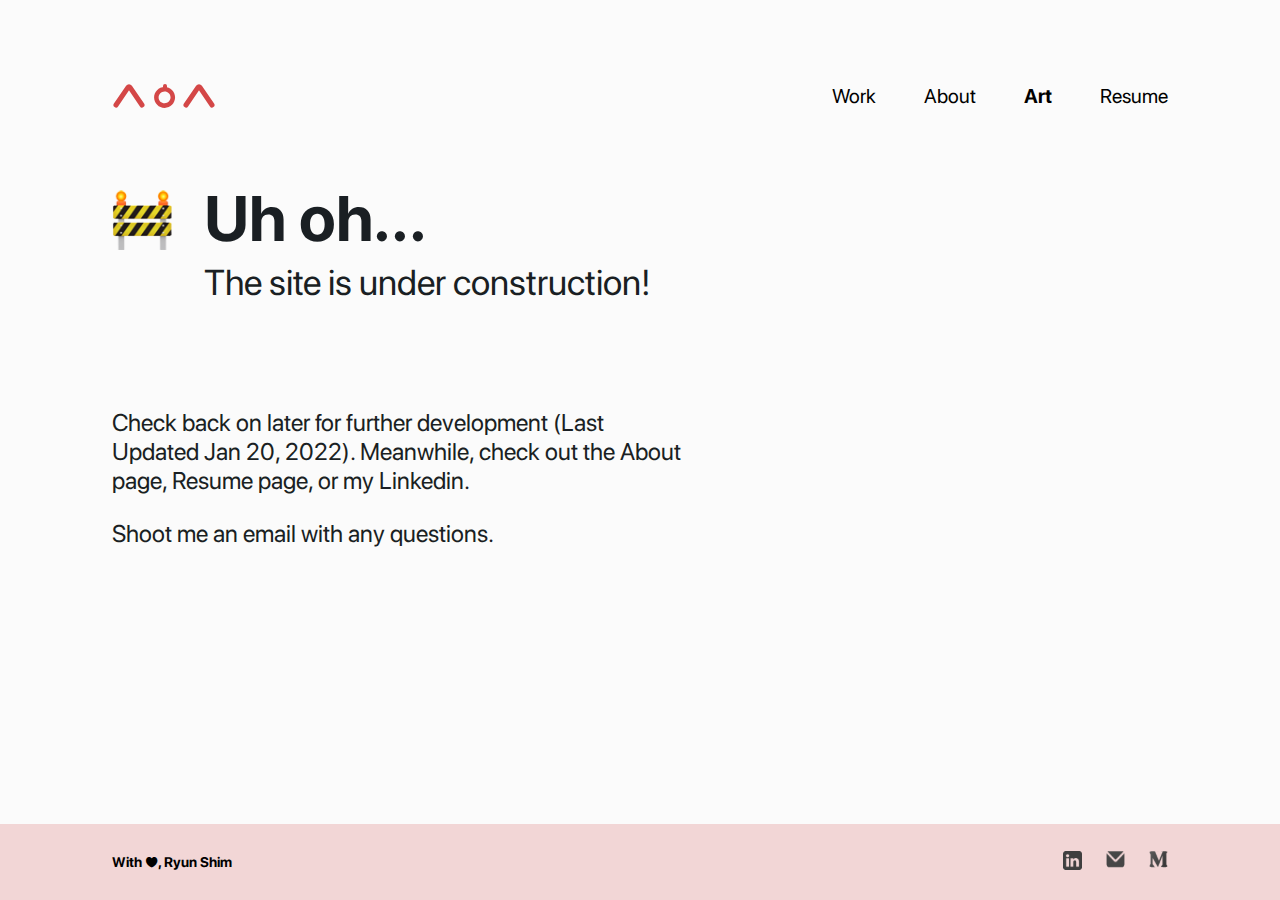
<file: under_construction/index.html>
<!DOCTYPE html>
<html>

<head>
  <meta http-equiv="Content-Type" content="text/html; charset=UTF-8" />
  <meta name="viewport" content="width=device-width, initial-scale=1, minimum-scale=1" />
  <title>Ryun Shim's Website</title>
  <link rel="icon" type="image/x-icon" href="/assets/fav.png">
  <link rel="stylesheet" href="/css/construction.css" />
</head>

<body>
  <div class="main">
    <div id="header">
    </div>
    <div class="body">
      <div class="header">
        <image src="/assets/construction.svg" class="point" />
        <div class="right-header">
          <image src="/assets/construction.svg" class="mobile-point" />
          <span class="nice-to-meet">Uh oh...</span>
          <span class="a-little-more">The site is under construction!</span>
        </div>
      </div>
      <div class="check-back">
        <p>
          Check back on later for further development (Last Updated Jan 20, 2022). Meanwhile, check out the About page,
          Resume page, or my
          Linkedin.</p>
        <p>Shoot me an email with any questions.</p>
      </div>
    </div>
    <div class="dummy-space"></div>
    <div id="footer">
    </div>
  </div>
  <script src="/scripts/jquery.js"></script>
  <script src="/scripts/headers.js"></script>
  <script type="text/javascript">
    enableHeader("#art");
  </script>
</body>

</html>
</file>
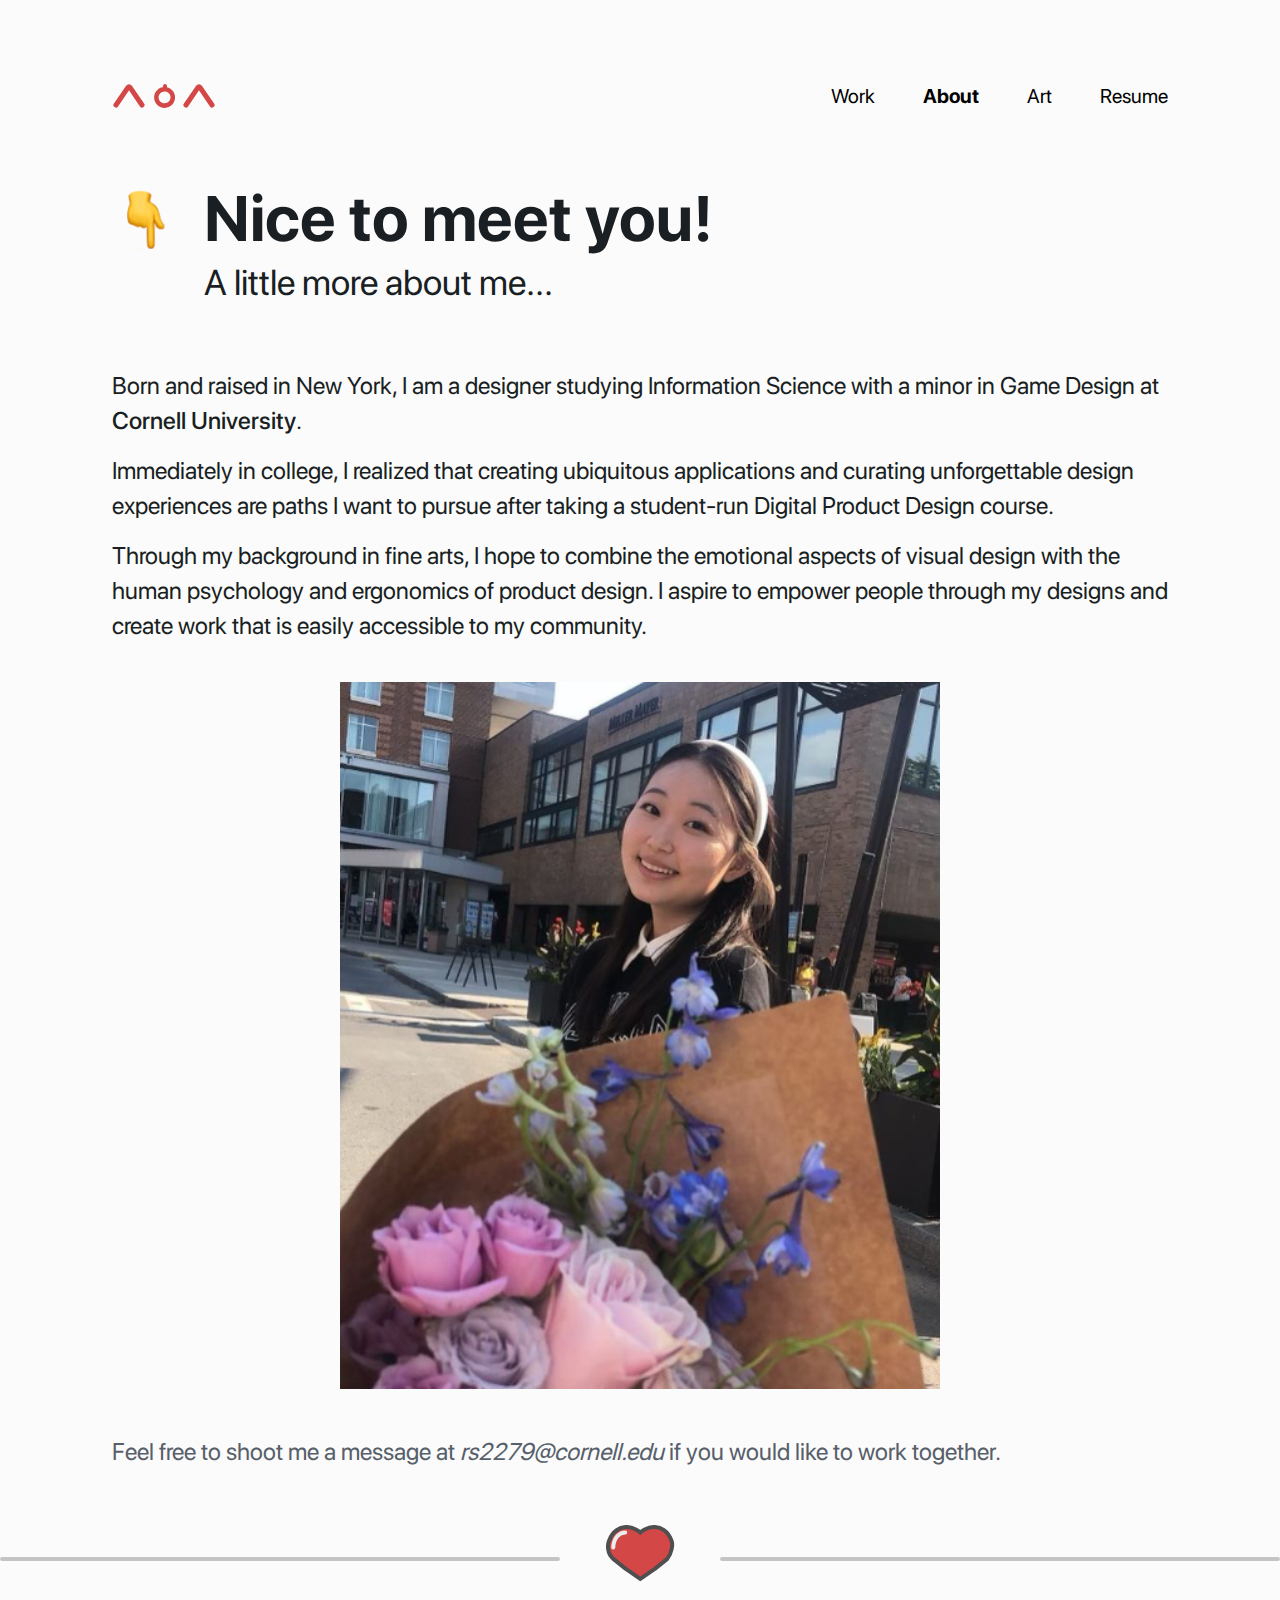
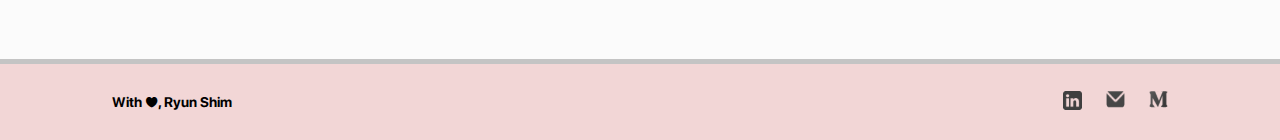
<file: about.html>
<!DOCTYPE html>
<html>

<head>
  <meta http-equiv="Content-Type" content="text/html; charset=UTF-8" />
  <meta name="viewport" content="width=device-width, initial-scale=1, minimum-scale=1" />
  <title>Ryun Shim's Website</title>
  <link rel="icon" type="image/x-icon" href="./assets/fav.png">
  <link rel="stylesheet" href="css/styles.css" />
</head>

<body>
  <div class="main">
    <div id="header">
    </div>
    <div class="body">
      <div class="header">
        <image src="./assets/point.svg" class="point" />
        <div class="right-header">
          <image src="./assets/point.svg" class="mobile-point" />
          <span class="nice-to-meet">Nice to meet you!</span>
          <span class="a-little-more">A little more about me...</span>
        </div>
      </div>
      <div class="main-desc">
        <div class="blurb">
          <div class="blurb-main">
            <div class="increased-line-height">
              Born and raised in New York, I am a designer studying
              Information Science with a minor in Game Design at
              <span class="med-text">Cornell University</span>.
            </div>
            <div class="increased-line-height">
              Immediately in college, I realized that creating ubiquitous
              applications and curating unforgettable design experiences are
              paths I want to pursue after taking a student-run Digital
              Product Design course.
            </div>
            <div class="increased-line-height">
              Through my background in fine arts, I hope to combine the
              emotional aspects of visual design with the human psychology and
              ergonomics of product design. I aspire to empower people through
              my designs and create work that is easily accessible to my
              community.
            </div>
          </div>
          <div class="mobile-imgdiv">
            <image src="./assets/ryun.svg" class="ryun" />
          </div>
          <div class="blurb-subtext">
            Feel free to shoot me a message at <a href="mailto:rs2279@cornell.edu"
              target="_blank"><i>rs2279@cornell.edu</i></a> if
            you would like to work together.
          </div>
        </div>
        <div class="imgdiv">
          <image src="./assets/ryun.svg" class="ryun" />
        </div>
      </div>
    </div>
    <div class="heart-div">
      <div class="heart-top-border">
        <div class="expanding-gray">
        </div>
        <div class="heart-section">
          <img src="assets/heart.svg" />
        </div>
        <div class="expanding-gray">
        </div>
      </div>
      <div class="heart-words marquee">
        <div class="heart-scroller">
          <span>planning</span>
          <span>creative problem solving</span>
          <span>sound of rain</span>
          <span>working with a tech team</span>
          <span>rnb</span>
          <span>bubble tea</span>
          <span>dogs</span>
          <span>prototyping</span>
          <span>women in tech</span>
          <span>art museums</span>
          <span>sunsets</span>
          <span>color schemes</span>
          <span>cafe hopping</span>
          <span>skincare</span>
          <span>8px grid</span>
        </div>
      </div>
    </div>
    <div class="dummy-space ds-smaller"></div>
    <div id="footer">
    </div>
  </div>
  <script src="./scripts/jquery.js"></script>
  <script src="./scripts/jquery-marquee.js"></script>
  <script src="./scripts/headers.js"></script>
  <script type="text/javascript">
    $('.marquee').marquee({
      duplicated: true,
      delayBeforeStart: 0,
      duration: 20000,
      direction: "right"
    });
    enableHeader("#about");
  </script>
</body>

</html>
</file>
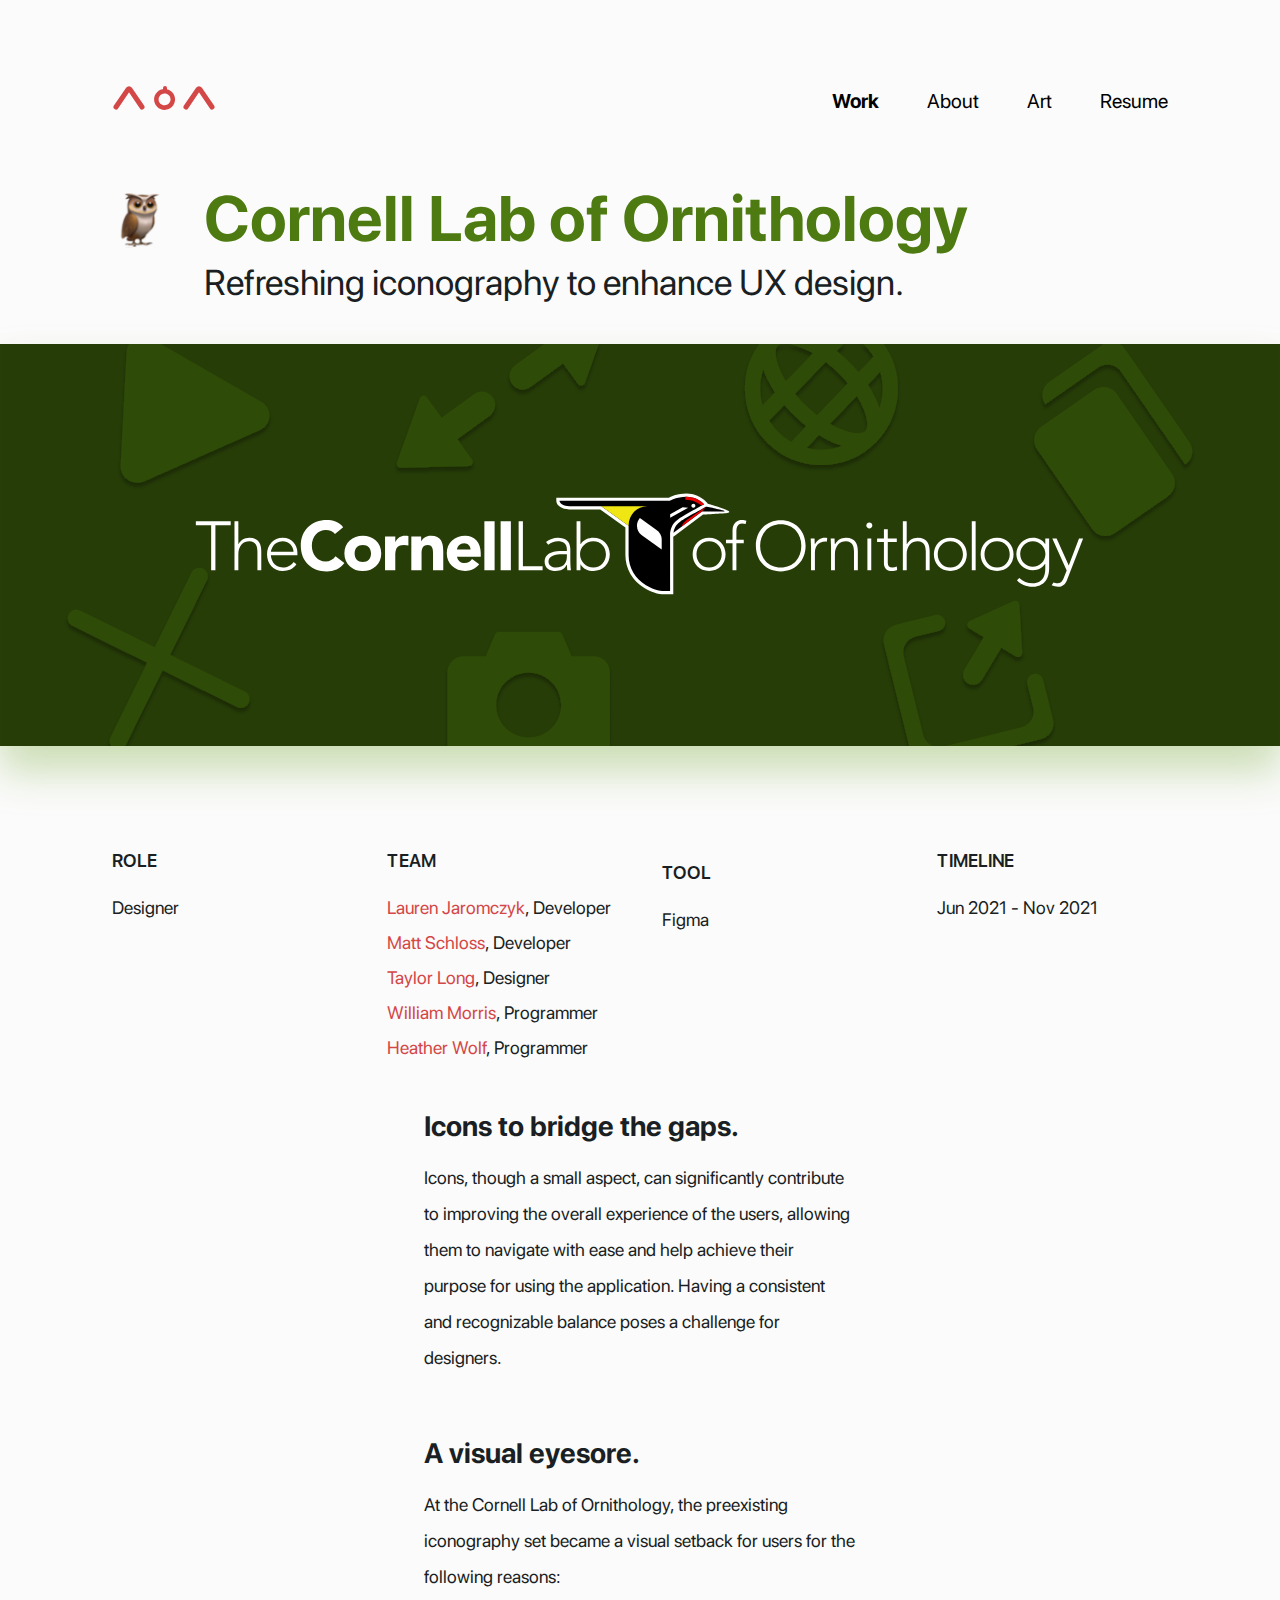
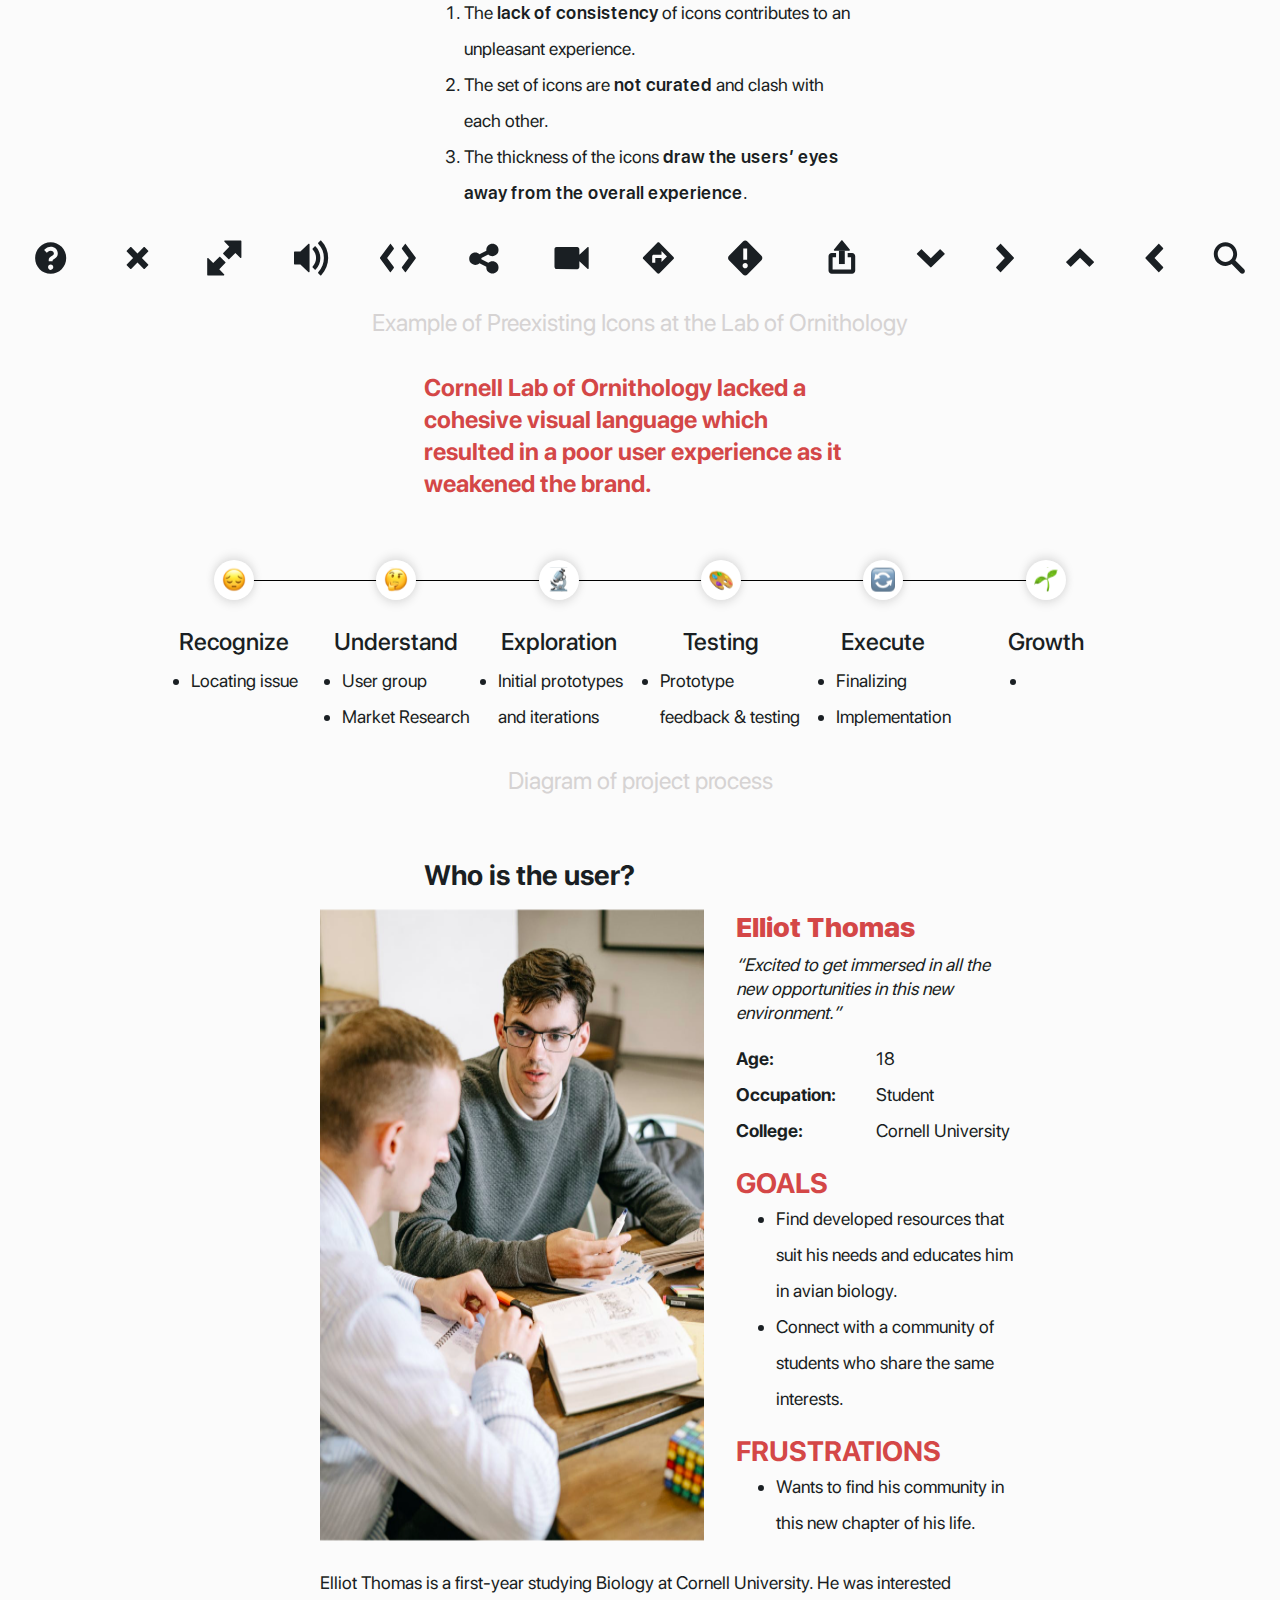
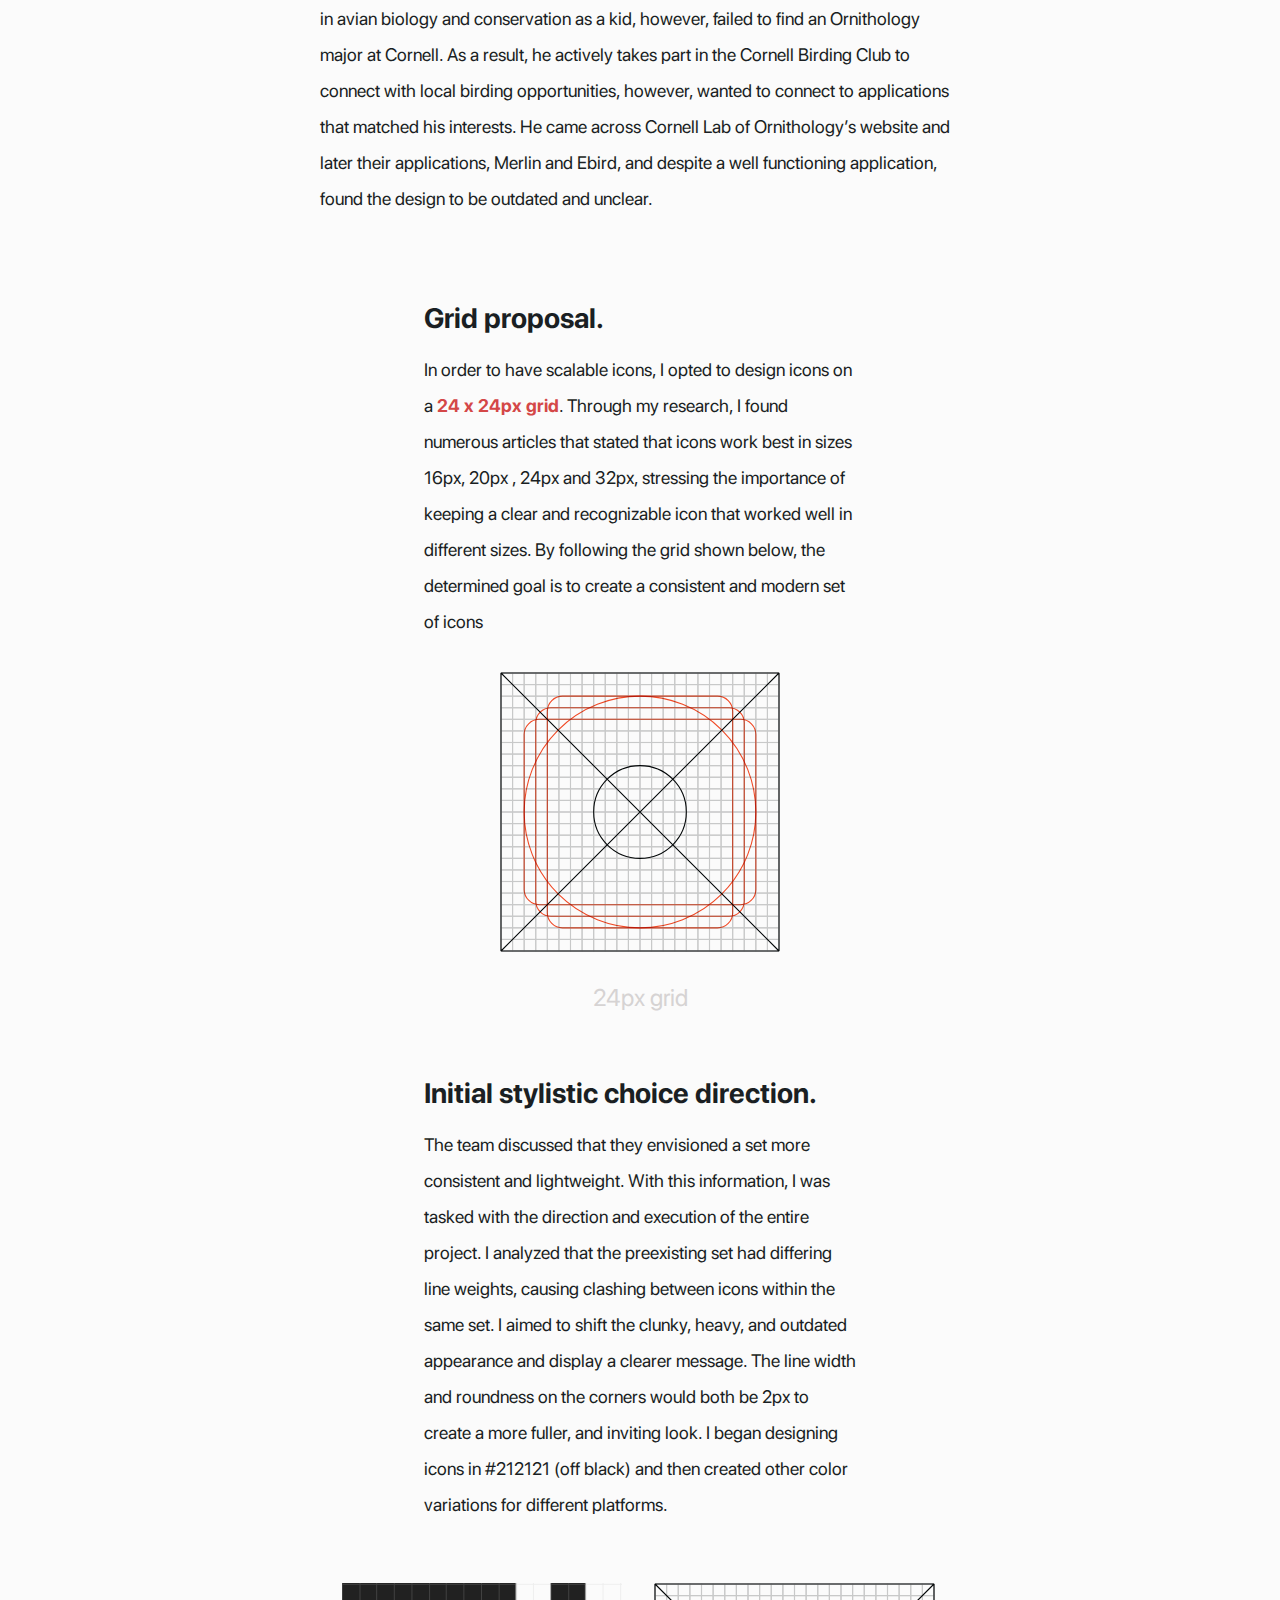
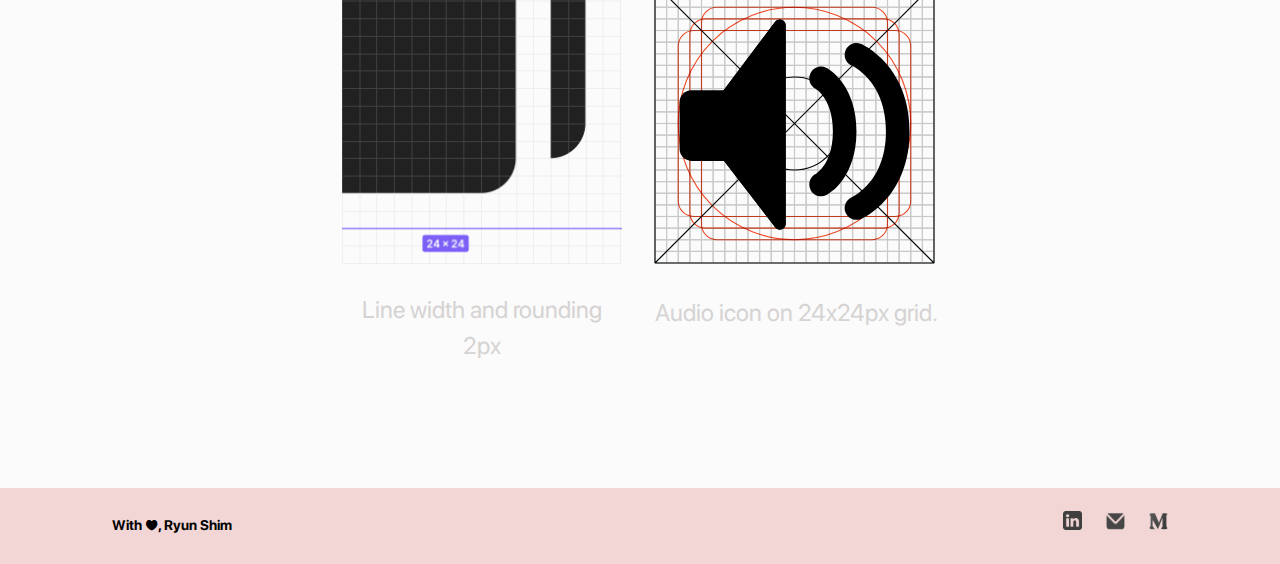
<file: lab.html>
<!DOCTYPE html>
<html>

<head>
  <meta http-equiv="Content-Type" content="text/html; charset=UTF-8" />
  <meta name="viewport" content="width=device-width, initial-scale=1, minimum-scale=1" />
  <title>Ryun Shim's Website</title>
  <link rel="icon" type="image/x-icon" href="./assets/fav.png">
  <link rel="stylesheet" href="css/project.css" />
  <link rel="stylesheet" href="css/lab.css" />
</head>

<body>
  <div class="main lab-main">
    <div id="header">
    </div>
    <div class="body">
      <div class="header">
        <image src="./assets/lab/owl.svg" class="point" />
        <div class="right-header">
          <image src="./assets/lab/owl.svg" class="mobile-point" />
          <span class="nice-to-meet lab-title">Cornell Lab of Ornithology</span>
          <span class="a-little-more">Refreshing iconography to enhance UX design.</span>
        </div>
      </div>
    </div>
    <div class="banner-div">

      <img src="./assets/lab/lab_banner.svg" class="lab-banner" />
    </div>
    <div class="body">
      <div class="project-details">
        <div>
          <div class="project-details-title">
            Role
          </div>
          <div>
            Designer
          </div>
        </div>
        <div>
          <div class="project-details-title">
            Team
          </div>
          <div>
            <div><span class="ryun-red">Lauren Jaromczyk</span>, Developer</div>
            <div><span class="ryun-red">Matt Schloss</span>, Developer</div>
            <div><span class="ryun-red">Taylor Long</span>, Designer</div>
            <div><span class="ryun-red">William Morris</span>, Programmer</div>
            <div><span class="ryun-red">Heather Wolf</span>, Programmer</div>
          </div>
        </div>
        <div>
          <div></div>
          <div class="project-details-title">
            Tool
          </div>
          <div>
            Figma
          </div>
        </div>
        <div>
          <div class="project-details-title">
            Timeline
          </div>
          <div>
            Jun 2021 - Nov 2021
          </div>
        </div>
      </div>
      <div class="project-body project-body-1">
        <div class="section">
          <h1 class="section-title">
            Icons to bridge the gaps.
          </h1>
          <div class="section-desc">
            Icons, though a small aspect, can significantly contribute to improving the overall
            experience of the
            users, allowing them to navigate with ease and help achieve their purpose for using the application. Having
            a consistent and recognizable balance poses a challenge for designers.
          </div>
        </div>
        <div class="section">
          <h1 class="section-title">
            A visual eyesore.
          </h1>
          <div class="section-desc">
            At the Cornell Lab of Ornithology, the preexisting iconography set became a visual setback for users for the
            following reasons:
            <ol>
              <li>
                The <span class=semibold>lack of consistency</span> of icons contributes to an unpleasant experience.
              </li>
              <li>
                The set of icons are <span class=semibold>not curated</span> and clash with each other.
              </li>
              <li>
                The thickness of the icons <span class=semibold>draw the users’ eyes away from the overall
                  experience</span>.
              </li>
            </ol>
          </div>
        </div>
      </div>
      <div class="icon-examples">
        <div class="caption-flex">
          <img src="assets/lab/iconbar.svg">
          <div class="caption">
            Example of Preexisting Icons at the Lab of Ornithology
          </div>
        </div>
        <div class="problem-statement project-body bold-red">
          Cornell Lab of Ornithology lacked a cohesive visual language which resulted in a poor user experience as it
          weakened the brand.
        </div>
        <div class="caption-flex">
          <div class="planning-bar row-flex">
            <div class="plan-cell">
              <div class="plan-cell-icon">
                <img src="assets/project/recognize.svg" />
              </div>
              <div class="plan-cell-text">
                <div class="plan-cell-title">
                  Recognize
                </div>
                <ul class="plan-cell-desc">
                  <li>Locating issue</li>
                </ul>
              </div>
            </div>
            <div class="plan-cell">
              <div class="plan-cell-icon">
                <img src="assets/project/understand.svg" />
              </div>
              <div class="plan-cell-text">
                <div class="plan-cell-title">
                  Understand
                </div>
                <ul class="plan-cell-desc">
                  <li>User group</li>
                  <li>Market Research</li>
                </ul>
              </div>
            </div>
            <div class="plan-cell">
              <div class="plan-cell-icon">
                <img src="assets/project/exploration.svg" />
              </div>
              <div class="plan-cell-text">
                <div class="plan-cell-title">
                  Exploration
                </div>
                <ul class="plan-cell-desc">
                  <li>Initial prototypes and iterations</li>
                </ul>
              </div>
            </div>
            <div class="plan-cell">
              <div class="plan-cell-icon">
                <img src="assets/project/testing.svg" />
              </div>
              <div class="plan-cell-text">
                <div class="plan-cell-title">
                  Testing
                </div>
                <ul class="plan-cell-desc">
                  <li>Prototype feedback & testing</li>
                </ul>
              </div>
            </div>
            <div class="plan-cell">
              <div class="plan-cell-icon">
                <img src="assets/project/execute.svg" />
              </div>
              <div class="plan-cell-text">
                <div class="plan-cell-title">
                  Execute
                </div>
                <ul class="plan-cell-desc">
                  <li>Finalizing</li>
                  <li>Implementation</li>
                </ul>
              </div>
            </div>
            <div class="plan-cell">
              <div class="plan-cell-icon">
                <img src="assets/project/growth.svg" />
              </div>
              <div class="plan-cell-text">
                <div class="plan-cell-title">
                  Growth
                </div>
                <ul class="plan-cell-desc">
                  <li></li>
                </ul>
              </div>
            </div>
          </div>
          <div class="caption">
            Diagram of project process
          </div>
        </div>
      </div>
      <div>
        <div class="user-section-title section-title">
          Who is the user?
        </div>
        <div class="user-section">
          <div class="user-pane">
            <img src="assets/lab/elliot.png" class="user-pic">
            <div class="user-info">
              <div class="person-pane">
                <div class="user-name user-title">
                  Elliot Thomas
                </div>
                <div class="user-quote">
                  “Excited to get immersed in all the new opportunities in this new environment.”
                </div>
                <div class="user-stats">
                  <div>
                    <span class="bold">Age:</span>
                    <span>18</span>
                  </div>
                  <div>
                    <span class="bold">Occupation:</span>
                    <span>Student</span>
                  </div>
                  <div>
                    <span class="bold">College:</span>
                    <span>Cornell University</span>
                  </div>
                </div>
              </div>
              <div class="pane-section">
                <div class="user-title upper">Goals</div>
                <ul>
                  <li>
                    Find developed resources that suit his needs and educates him in avian biology.
                  </li>
                  <li>
                    Connect with a community of students who share the same interests.
                  </li>
                </ul>
              </div>
              <div class="pane-section">
                <div class="user-title upper">Frustrations</div>
                <ul>
                  <li>
                    Wants to find his community in this new chapter of his life.
                  </li>
                </ul>
              </div>
            </div>
          </div>
          <div>
            Elliot Thomas is a first-year studying Biology at Cornell University. He was interested in avian biology and
            conservation as a kid, however, failed to find an Ornithology major at Cornell. As a result, he actively
            takes part in the Cornell Birding Club to connect with local birding opportunities, however, wanted to
            connect to applications that matched his interests.
            He came across Cornell Lab of Ornithology’s website and later their applications, Merlin and Ebird, and
            despite a well functioning application, found the design to be outdated and unclear.
          </div>
          <div></div>
        </div>
      </div>
      <div class="project-body">
        <div class="section">
          <h1 class="section-title">
            Grid proposal.
          </h1>
          <div class="section-desc">
            In order to have scalable icons, I opted to design icons on a <span class="bold ryun-red">24 x 24px
              grid</span>. Through my research, I found
            numerous articles that stated that icons work best in sizes 16px, 20px , 24px and 32px, stressing the
            importance of keeping a clear and recognizable icon that worked well in different sizes.
            By following the grid shown below, the determined goal is to create a consistent and modern set of icons
            <div class="grid-img caption-flex">
              <img src="assets/lab/grid.svg">
              <div class="caption">
                24px grid
              </div>
            </div>
          </div>
        </div>
        <div class="section">
          <h1 class="section-title">
            Initial stylistic choice direction.
          </h1>
          <div class="section-desc">
            The team discussed that they envisioned a set more consistent and lightweight. With this information, I was
            tasked with the direction and execution of the entire project. I analyzed that the preexisting set had
            differing line weights, causing clashing between icons within the same set.
            I aimed to shift the clunky, heavy, and outdated appearance and display a clearer message. The line width
            and roundness on the corners would both be 2px to create a more fuller, and inviting look. I began designing
            icons in #212121 (off black) and then created other color variations for different platforms.
            <div class="double-img">
              <div class="caption-flex">
                <img src="assets/lab/rounding.svg">
                <div class="caption">
                  Line width and rounding 2px
                </div>
              </div>
              <div class="caption-flex">
                <img src="assets/lab/audio.svg">
                <div class="caption">
                  Audio icon on 24x24px grid.
                </div>
              </div>
            </div>
          </div>
        </div>
      </div>
    </div>
    <div class="dummy-space"></div>
    <div id="footer">
    </div>
  </div>
  <script src="./scripts/jquery.js"></script>
  <script src="./scripts/headers.js"></script>
  <script type="text/javascript">
    enableHeader("#work");
  </script>
</body>

</html>
</file>
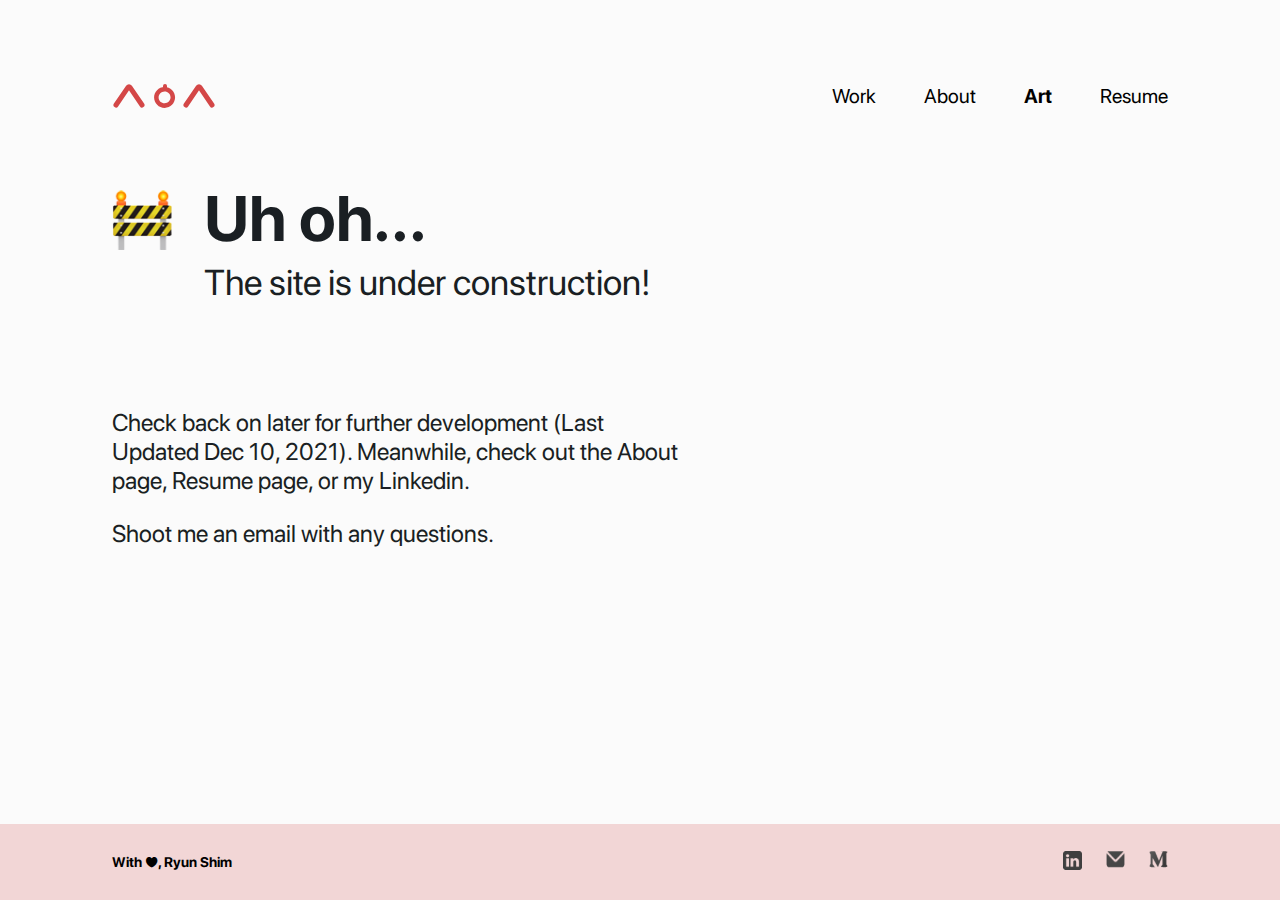
<file: under_construction.html>
<!DOCTYPE html>
<html>

<head>
  <meta http-equiv="Content-Type" content="text/html; charset=UTF-8" />
  <meta name="viewport" content="width=device-width, initial-scale=1, minimum-scale=1" />
  <title>Ryun Shim's Website</title>
  <link rel="icon" type="image/x-icon" href="./assets/fav.png">
  <link rel="stylesheet" href="css/construction.css" />
</head>

<body>
  <div class="main">
    <div id="header">
    </div>
    <div class="body">
      <div class="header">
        <image src="./assets/construction.svg" class="point" />
        <div class="right-header">
          <image src="./assets/construction.svg" class="mobile-point" />
          <span class="nice-to-meet">Uh oh...</span>
          <span class="a-little-more">The site is under construction!</span>
        </div>
      </div>
      <div class="check-back">
        <p>
          Check back on later for further development (Last Updated Dec 10, 2021). Meanwhile, check out the About page,
          Resume page, or my
          Linkedin.</p>
        <p>Shoot me an email with any questions.</p>
      </div>
    </div>
    <div class="dummy-space"></div>
    <div id="footer">
    </div>
  </div>
  <script src="./scripts/jquery.js"></script>
  <script src="./scripts/headers.js"></script>
  <script type="text/javascript">
    enableHeader("#art");
  </script>
</body>

</html>
</file>
<file: css/work.css>
@import url('./styles.css');

.work-header {
    margin-top: 134px;
    display: flex;
    flex-direction: column;
    align-items: center;
    gap: 40px;
}

.work-header>img {
    width: 200px;
}

.work-desc {
    margin: 0 204px;
    font-size: 36px;
    text-align: center;
}

.main-disp {
    display: flex;
    flex-direction: column;
    justify-content: space-between;
    margin-top: 144px;
    /* position: relative; */
}

.header-holder {
    /* display: block; */
    position: absolute;
    width: calc(100% - (112px * 2));
    /* z-index: -1; */
}

.big-selected {
    font-size: 18vw;
    margin: 0 auto;
    font-weight: 700;
    filter: blur(1px);
    color: #D44747;
    text-align: center;
    opacity: 0.2;
}

.card {
    display: flex;
    flex-flow: row;
    position: relative;
    margin-bottom: 128px;
}

.card>* {
    flex: 1 1 0;
}

.card>img {
    min-width: 0;
}

.card-placeholder {
    flex: 0 0 32px;
}

.card-right {
    display: flex;
    align-items: center;
}

.card-title {
    font-weight: bold;
    font-size: 36px;
    margin-bottom: 8px;
    text-transform: uppercase;
}

.card-tags {
    color: #D6D3D3;
    font-weight: 700;
    font-size: 18px;
    text-transform: uppercase;
    margin-bottom: 16px;
}

.card-tags>span {
    margin-right: 32px;
}

.card-tags>span:last-child {
    margin-right: 0;
}

.card-tags span {
    display: inline-block;
}

.card-desc {
    font-size: 24px;
    line-height: 35px;
    margin-bottom: 20px;
}

.card-link {
    color: #D44747;
    display: flex;
    align-items: center;
}

.card-arrow {
    height: 16px;
    margin-left: 8px;
    margin-top: 4px;
}

.selected-holder {
    font-size: 18vw;
    margin-bottom: -8.5vw;
}

.bottom-goto {
    margin-top: 8px;
    margin-bottom: 124px;
}

.thanks {
    font-size: 36px;
    margin-bottom: 24px;
}

.magic {
    font-size: 64px;
    font-weight: 700;
}

.magic:hover {
    /* color: #D44747; */
    /* filter: filter: invert(40%) sepia(48%) saturate(855%) hue-rotate(313deg) brightness(91%) contrast(101%); */
}

@media only screen and (max-width: 800px) {
    .big-selected {
        font-size: 16vw;
    }
}

@media only screen and (max-width: 556px) {
    .main-disp {
        margin-top: 40px;
    }

    .big-selected {
        font-size: 20vw;
    }

    .header-holder {
        width: calc(100vw - 24px * 2);
    }
}
</file>
<file: css/styles.css>
@font-face {
  font-family: "SF Pro";
  src: url(../fonts/SF-Pro-Display-Regular.woff);
  font-weight: normal;
}

@font-face {
  font-family: "SF Pro";
  src: url(../fonts/SF-Pro-Display-Medium.woff);
  font-weight: 500;
}

@font-face {
  font-family: "SF Pro";
  src: url(../fonts/SFProDisplay-Semibold.ttf);
  font-weight: 600;
}

@font-face {
  font-family: "SF Pro";
  src: url(../fonts/SF-Pro-Display-Bold.woff);
  font-weight: bold;
}

@font-face {
  font-family: "SF Pro";
  src: url(../fonts/SF-Pro-Display-Heavy.ttf);
  font-weight: 800;
}

html,
body {
  font-family: "SF Pro";
  background-color: #fbfbfb;
  margin: 0;
  height: 100%;
  font-size: 24px;
  scroll-behavior: smooth;
}

a {
  text-decoration: none;
  color: inherit;
}

.mynav a {
  color: inherit;
}

ol, ul, li {
  line-height: inherit;
  margin-top: 0;
  margin-bottom: 0;
}

.main {
  display: flex;
  flex-direction: column;
  min-height: 100%;
}

.body {
  margin: 0 112px;
  color: #1a1f23;
}

.mynav {
  height: 122px;
  display: flex;
  flex-direction: column;
  justify-content: flex-end;
  margin: 0 112px 64px;
}

.navtabs-div {
  height: 38px;
  display: flex;
  justify-content: space-between;
}

.navtabs {
  height: 38px;
  background-color: transparent;
  display: flex;
  justify-content: space-between;
}

.navtabs>a {
  margin-left: 48px;
  font-size: 20px;
  text-decoration: none;
}

.navtabs>a:hover {
  color: #d44747;
}

.navtabs>a:first-child {
  margin-left: 0;
  font-size: 20px;
  text-decoration: none;
}

.inactive-link {
  color: #57606a;
}

.active-link {
  font-weight: bold;
}

.header {
  display: inline-block;
  display: flex;
}

.point {
  margin-right: 32px;
  width: 60px;
  height: 60px;
  margin-top: 4px;
}

.mobile-point {
  display: none;
}

.nice-to-meet {
  font-size: 64px;
  font-weight: bold;
  display: block;
  line-height: 64px;
}

.a-little-more {
  font-size: 36px;
  display: block;
  line-height: 50px;
  margin-top: 8px;
}

.main-desc {
  margin-top: 100px;
  display: flex;
  justify-content: space-between;
}

.imgdiv {
  display: inline-block;
  width: 40%;
  min-width: 420px;
  /* margin-left: 135px; */
}

.mobile-imgdiv {
  width: 100%;
  max-width: 600px;
  margin-bottom: 36px;
  align-self: center;
  display: none;
}

.ryun {
  width: 100%;
}

.blurb {
  width: 50%;
  display: flex;
  flex-direction: column;
  justify-content: space-between;
  font-size: 24px;
  min-width: 560px;
  line-height: 35px;
}

.blurb-main {}

.blurb-subtext {
  color: #57606A;
}

.blurb-subtext>a {
  color: inherit;
  text-decoration: none;
}

.blurb-subtext>a:hover {
  color: #d44747;
}

.dummy-space {
  flex: 1 0 124px;
}

.ds-smaller {
  flex-basis: 0;
}

.bottombar {
  margin-top: auto;
  height: 76px;
  /* background-image: url("../assets/bottom.svg"); */
  background-color: #d4474733;
  background-size: cover;
  background-repeat: no-repeat;
  display: flex;
  align-items: center;
  justify-content: space-between;
  padding: 0 112px;
  font-size: 14px;
  font-weight: 700;
}

.icons {
  display: flex;
  justify-content: space-between;
}

.icons a {
  margin-left: 24px;
}

.icons a img {
  width: 19px;
}

.icons a:first-child {
  margin-left: 0;
}

.increased-line-height {
  padding-bottom: 15px;
}

.med-text {
  font-weight: 500;
}

.red-highlight {
  background: linear-gradient(to right, #d4474733 50%, #ffffff00 50%);
  background-size: 200% 100%;
  background-position: right;
}

.transition-highlight {
  transition: all 0.7s ease-in-out;
  background-position: left;
}

@media only screen and (max-width: 1300px) {
  .main-desc {
    margin-top: 60px;
    flex-direction: column;
    align-items: center;
  }

  .imgdiv {
    margin-bottom: 40px;
  }

  .blurb {
    width: 100%;
  }

  .blurb-subtext {
    order: 1;
  }

  .imgdiv {
    display: none;
  }

  .mobile-imgdiv {
    display: inline-block;
    margin-top: 24px;
  }
}

.heart-div {
  margin: 56px 0 0;
  display: flex;
  border: 5px none #c4c4c4;
  border-bottom-style: solid;
  flex-direction: column;
}

.heart-top-border {
  display: flex;
}

.expanding-gray {
  margin-top: 32px;
  border: 2.5px solid #c4c4c4;
  border-radius: 2.5px;
  height: 0px;
  background-color: #c4c4c4;
  flex: 1 1 0;
}

.heart-words {
  margin: 16px 0 32px;
  overflow: hidden;
}

.heart-section {
  flex: 0 0 160px;
  display: flex;
  justify-content: center;
}

.heart-scroller {
  /* transform: translate(100vw, 0); */
}

.heart-scroller span {
  font-weight: 600;
  margin-right: 144px;
}

.heart-scroller span:hover {
  color: #d44747;
}

.ryun-red {
  color: #d44747;
}

.cornell-red {
  color: #b31b1b;
}

.medium {
  font-weight: 500;
}

.semibold {
  font-weight: 600;
}

.bold {
  font-weight: 700;
}

.upper {
  text-transform: uppercase;
}

.more {
  font-size: 36px;
  font-weight: 600;
  margin: 86px 0 8px;
}

@media only screen and (max-width: 800px) {
  .imagediv {
    min-width: 150px;
  }

  .blurb {
    min-width: 0;
  }
}

@media only screen and (max-width: 556px) {

  .hidemobile {
    display: none;
  }

  .heart-scroller span {
    font-size: 18px;
  }

  .body {
    margin: 0 24px;
    font-size: 18px;
  }

  .more {
    font-size: 24px;
  }

  .mynav {
    height: 92px;
    margin: 0 24px;
  }

  .bottombar {
    padding: 0 24px;
  }

  .navtabs>a {
    font-size: 18px;
    margin-left: 32px;
  }

  .point {
    display: none;
  }

  .mobile-point {
    display: block;
  }

  .nice-to-meet {
    font-size: 36px;
    line-height: 38px;
    margin-top: 4px;
  }

  .a-little-more {
    font-size: 27px;
    line-height: 27px;
    margin-top: 4px;
  }

  .icons a img {
    width: 28px;
  }

  .blurb {
    font-size: 18px;
  }

  .increased-line-height {
    padding-bottom: 8px;
  }
}

.carousel-wrapper {
  box-shadow: 0px 4px 4px rgba(0, 0, 0, 0.25);
}

.carousel-next-icon {
  background-image: url("/assets/hecarion/nxt.svg") !important;
}

.carousel-prev-icon {
  background-image: url("../assets/hecarion/prev.svg") !important;

}

.carousel-wrapper span {
  height: 40px !important;
  width: 40px !important;
}


.carousel-indicators li {
  background-color: #d4474733 !important;
  height: 6px !important;
}

.carousel-indicators .active {
  background-color: #d44747 !important;
}
</file>
<file: css/art.css>
@import url('./styles.css');

.art-nav {
    margin: 0 0 64px;
}

.art-header {
    color: #FBFBFB;
}

.art-top {
    height: 100vh;
    background: conic-gradient(from 230deg at 71.04% 118.59%, #99CADE 37.48deg, #FDB0C4 177.29deg, #F296E9 181.87deg);
    display: flex;
    flex-direction: column;
    justify-content: space-between;
}

.art-bottom {
    display: flex;
    flex-direction: column;
    padding-top: 100px;
    /* height: 1200px; */
}

.art-navtabs {
    background-color: transparent;
}

.downarrow {
    width: 36px;
    margin-bottom: 108px;
    align-self: center;
    cursor: pointer;
}

.artrow {
    display: flex;
    gap: 32px;
    justify-content: space-between;
    width: 100%;
}

.artrow img {
    max-width: none;
    min-width: 0;
    width: 100%;
    height: auto;
    vertical-align: middle;
}

.m24 {
    margin-bottom: 24px;
}

.artshowcase {
    border-radius: 12px;
    position: relative;
    flex: 1 1 0;
}

.artshowcase * {
    border-radius: 12px;
}

.artoverlay {
    background: linear-gradient(to top, rgba(0, 0, 0, 0.65) 0, rgba(0, 0, 0, 0) 50%);
    z-index: 1;
    position: absolute;
    width: 100%;
    height: 100%;
    color: #FBFBFB
}

.overlaytitle {
    font-size: 36px;
    font-weight: bold;
}

.overlaytag {
    font-size: 18px;
    font-weight: 600;
    display: flex;
    gap: 16px;
    flex-wrap: wrap;
}

.overlaytext {
    position: absolute;
    bottom: 24px;
    left: 24px;
    text-transform: uppercase;
}

.selectedart {
    margin-bottom: 136px;
}

.otherworks {
    font-size: 36px;
    font-weight: 600;
    margin: 0 0 28px;
}

.carousel2 {
    overflow: hidden;
    margin-right: -32px;
    /* margin: 0 104px; */
    margin: 0 -16px;
}

.carousel-wrapper2 {
    padding: 0 104px;
    position: relative;
}

.slide {
    margin: 0 16px;
}

.carr {
    position: absolute;
    z-index: 1;
    top: calc(50% - 36px);
    width: 72px;
    cursor: pointer;
}

.narr {
    right: 0;
}

.parr {
    left: 0;
}

.modal {
    max-width: 100vw !important;
    max-height: 100vh !important;
}

.modal-dialog {
    margin: 100px 216px !important;
    max-width: calc(100vw - 512px) !important;
    max-height: calc(100vh - 200px) !important;
    height: 100%;
    width: 100%;
}

.carousel-item {
    height: 100%;
    width: 100%;
    max-width: 100% !important;
    max-height: 100% !important;
}

.carousel-wrapper {
    padding: 0;
    box-shadow: none;
    height: 100%;
    width: 100%;
    display: flex;
    align-items: center;
}

.modal-content span {
    height: 80px !important;
    width: 80px !important;
}

.modal-content {
    display: flex;
    justify-content: space-between;
    align-items: center;
    flex: 1 0 0;
    padding: 20px 142px;
    height: 100%;
    width: 100%;
}

.carousel {
    max-width: calc(100% - 142px);
    max-height: calc(100% - 40px);
    min-width: 0 !important;
    min-height: 0 !important;
}

.carousel * {
    max-width: calc(100% - 142px);
    max-height: calc(100% - 40px);
    min-width: 0 !important;
    min-height: 0 !important;
}
</file>
<file: css/project.css>
@import url("./styles.css");

.banner-div {
    margin-top: 36px;
    margin-bottom: 88px;
}

.lab-main {
    line-height: 35px;
}

.project-details {
    font-size: 18px;
    display: flex;
    justify-content: space-between;
    gap: 44px;
}

.project-details>div {
    display: flex;
    flex-direction: column;
    gap: 12px;
    flex: 1 1 268px;
}

.project-details-title {
    font-weight: 600;
    text-transform: uppercase;
}

.project-body {
    margin: 0 312px;
    display: flex;
    flex-direction: column;
    justify-content: space-between;
    gap: 60px;
}

.project-body-1 {
    margin-top: 44px;
}


.section {
    display: flex;
    flex-direction: column;
    justify-content: space-between;
    gap: 16px;
}

.section-title {
    margin: 0;
    padding: 0;
    font-size: 28px;
    font-weight: bold;
}

.section-desc {
    margin: 0;
    padding: 0;
    font-size: 18px;
    line-height: 36px;
}

.caption-flex {
    display: flex;
    flex-direction: column;
    gap: 28px;
    font-size: 24px;
    align-items: center;
}

.caption {
    color: #D6D3D3;
    text-align: center;
}

.bold-red {
    color: #d44747;
    font-weight: bold;
    line-height: 32px;
    font-size: 24px;
}

.row-flex {
    display: flex;
    justify-content: space-between;
}

.planning-bar {
    position: relative;
}

.planning-bar:before {
    z-index: -1;
    content: '';
    position: absolute;
    top: 20px;
    left: 0;
    right: 0;
    margin-left: auto;
    margin-right: auto;
    border-top: 1px solid black;
    width: calc(5 / 6 * (100% - 5 * 24px) + 5 * 24px);
}

.plan-cell {
    display: flex;
    flex-direction: column;
    align-items: center;
    gap: 24px;
    flex: 1 1 calc((100% - 5 * 24px) / 6)
}

.plan-cell-icon {
    height: 40px;
    width: 40px;
    border-radius: 50%;
    display: flex;
    align-items: center;
    justify-content: center;
    box-shadow: 0px -4px 10px rgba(0, 0, 0, 0.1), 0px 4px 10px rgba(0, 0, 0, 0.1);
    background-color: white;
}


.plan-cell-title {
    font-size: 24px;
    font-weight: 500;
    margin-bottom: 4px;
    text-align: center;
}

.plan-cell-desc {
    font-size: 18px;
    line-height: 36px;
    margin: 0;
    padding-inline-start: 20px;
}

.user-section-title {
    margin: 0 312px 16px;
}

.user-section {
    margin: 0 208px 60px;
    display: flex;
    flex-direction: column;
    gap: 24px;
    font-size: 18px;
    line-height: 36px;
}

.user-pane {
    display: flex;
    gap: 32px;
}

.user-pic {
    flex: 0 0 calc(384 / 424);
}

.user-info {
    flex: 0 0 1;
    display: flex;
    flex-direction: column;
    gap: 16px;
}

.person-pane {
    display: flex;
    flex-direction: column;
}

.pane-section {
    gap: 12px;
}

.user-title {
    font-size: 28px;
    color: #d44747;
    font-weight: bold;
}

.user-name {
    font-weight: 800;
}

.user-quote {
    font-style: italic;
    line-height: 24px;
    margin: 8px 0 16px;
}

.user-stats>div {
    display: flex;
    justify-content: space-between;
    align-content: flex-start;
}

.user-stats span {
    display: inline-block;
    flex: 0 0 140px;
}

.inv-margin {
    margin: 0 -312px;
}

.user-title-correction {
    margin: 0 312px;
}

.full-width {
    margin: 0 -128px;
}

.gap32 {
    display: flex;
    gap: 32px;
    justify-content: center;
}
</file>
<file: css/lab.css>
.lab-title {
    color: #4E7B11;
}

.lab-banner {
    width: 100%;
    filter: drop-shadow(0 25.33px 20px #5E980F4D)
}

.icon-examples {
    margin-top: 28px;
    margin-bottom: 60px;
    align-items: center;
}

/* .icon-bar{
    display: flex;
    flex-wrap: wrap;
} */

.problem-statement {
    margin-top: 32px;
    margin-bottom: 60px;
}

.grid-img {
    margin-top: 32px;
}

.grid-img>img {
    width: 280px;
}

.double-img {
    display: flex;
    justify-content: center;
    gap: 32px;
    margin: 60px -24px 0;
}
</file>
<file: css/construction.css>
@import url('./styles.css');
.check-back {
    max-width: 580px;
    margin-top: 100px;
    font-size: 24px;
}

@media only screen and (max-width: 800px) {
    .check-back {
        margin-top: 100px;
        font-size: 24px;
    }
}

@media only screen and (max-width: 556px) {
    .check-back {
        margin-top: 40px;
        font-size: 18px;
        line-height: 32px;
    }
}
</file>
